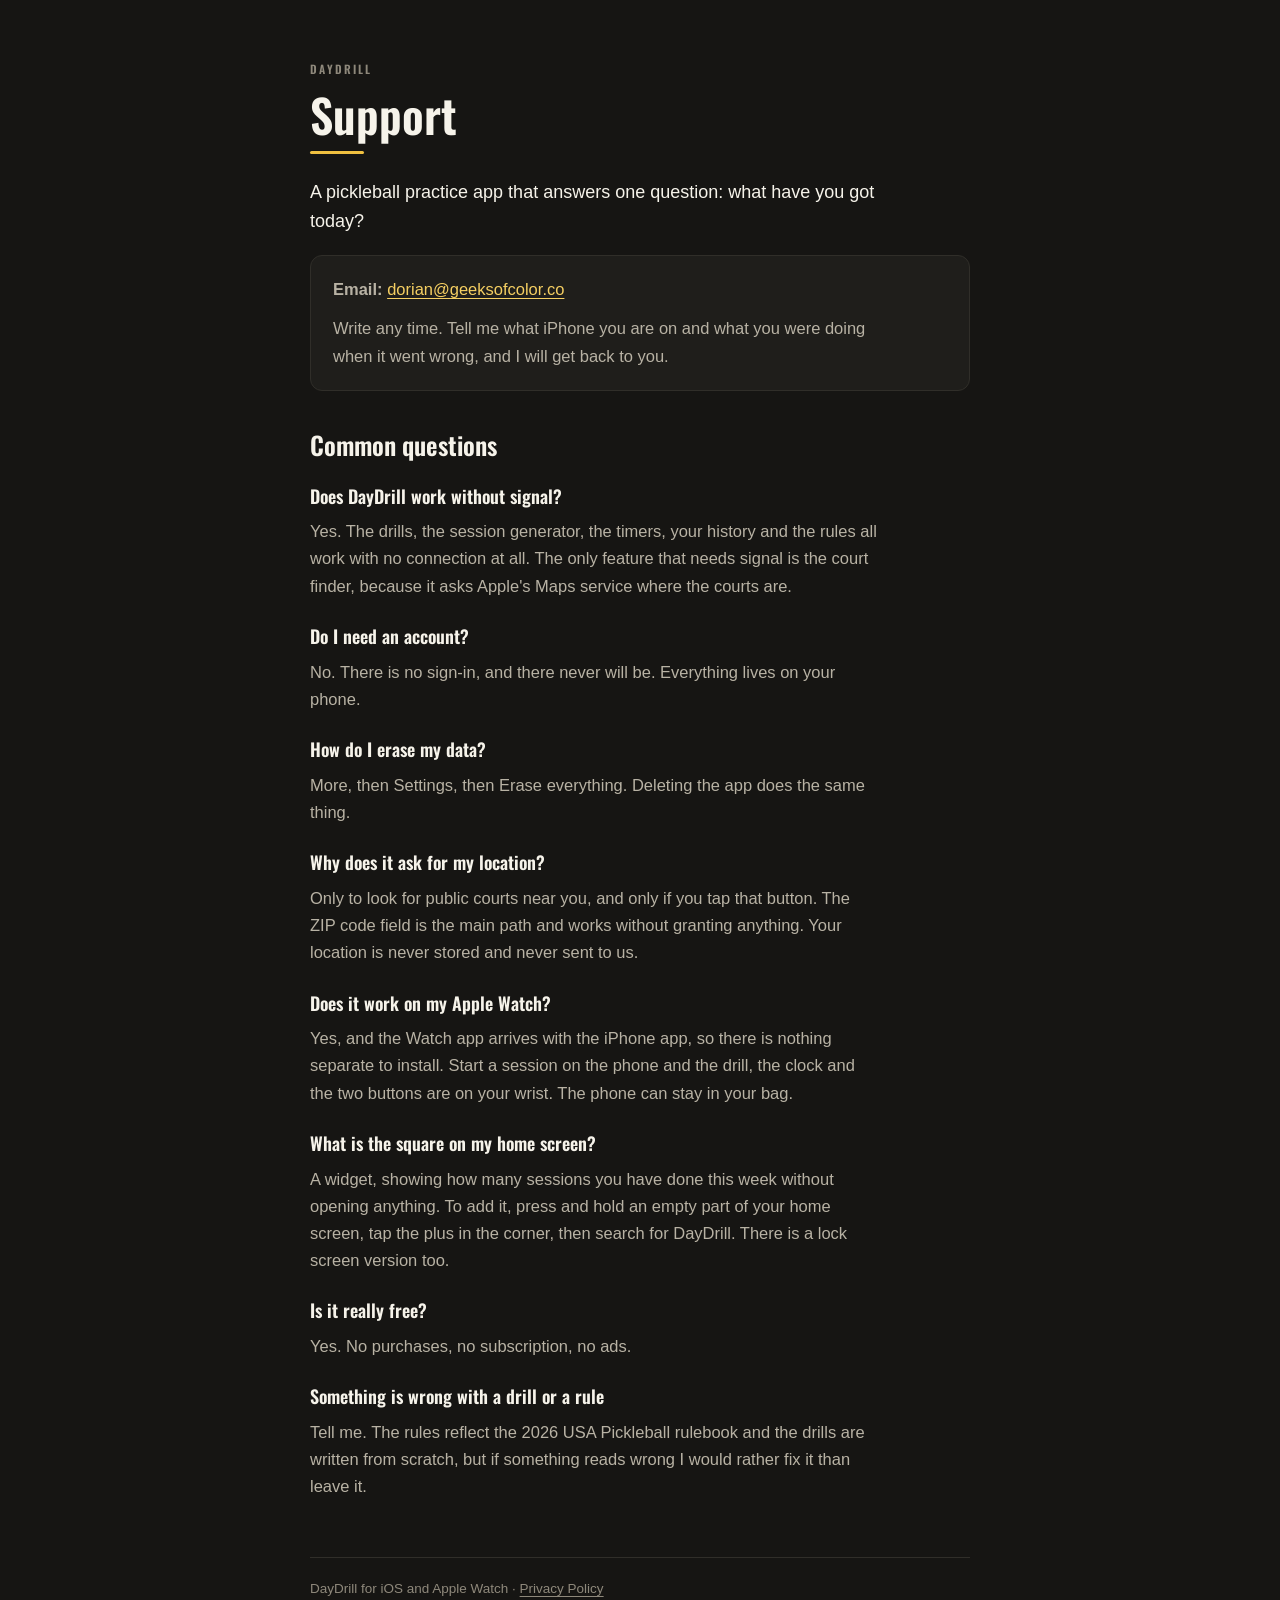
<file: index.html>
<!doctype html>
<html lang="en">
<head>
<meta charset="utf-8">
<meta name="viewport" content="width=device-width, initial-scale=1">
<title>DayDrill — Support</title>
<meta name="description" content="Help and contact for DayDrill, the pickleball practice app.">
<link rel="preconnect" href="https://fonts.googleapis.com">
<link rel="preconnect" href="https://fonts.gstatic.com" crossorigin>
<link rel="stylesheet" href="https://fonts.googleapis.com/css2?family=Oswald:wght@600&display=swap">
<link rel="stylesheet" href="_style.css">
</head>
<body>
<div class="wrap">

<header>
  <span class="kicker">DayDrill</span>
  <h1>Support</h1>
  <div class="rule"></div>
  <p class="lead">A pickleball practice app that answers one question: what have you got today?</p>
</header>

<div class="card">
  <p><strong>Email:</strong> <a href="mailto:dorian@geeksofcolor.co">dorian@geeksofcolor.co</a></p>
  <p>Write any time. Tell me what iPhone you are on and what you were doing when it went wrong, and I will get back to you.</p>
</div>

<h2>Common questions</h2>

<h2 style="font-size:18px;margin-top:26px">Does DayDrill work without signal?</h2>
<p>Yes. The drills, the session generator, the timers, your history and the rules all work with no connection at all. The only feature that needs signal is the court finder, because it asks Apple's Maps service where the courts are.</p>

<h2 style="font-size:18px;margin-top:26px">Do I need an account?</h2>
<p>No. There is no sign-in, and there never will be. Everything lives on your phone.</p>

<h2 style="font-size:18px;margin-top:26px">How do I erase my data?</h2>
<p>More, then Settings, then Erase everything. Deleting the app does the same thing.</p>

<h2 style="font-size:18px;margin-top:26px">Why does it ask for my location?</h2>
<p>Only to look for public courts near you, and only if you tap that button. The ZIP code field is the main path and works without granting anything. Your location is never stored and never sent to us.</p>

<h2 style="font-size:18px;margin-top:26px">Does it work on my Apple Watch?</h2>
<p>Yes, and the Watch app arrives with the iPhone app, so there is nothing separate to install. Start a session on the phone and the drill, the clock and the two buttons are on your wrist. The phone can stay in your bag.</p>

<h2 style="font-size:18px;margin-top:26px">What is the square on my home screen?</h2>
<p>A widget, showing how many sessions you have done this week without opening anything. To add it, press and hold an empty part of your home screen, tap the plus in the corner, then search for DayDrill. There is a lock screen version too.</p>

<h2 style="font-size:18px;margin-top:26px">Is it really free?</h2>
<p>Yes. No purchases, no subscription, no ads.</p>

<h2 style="font-size:18px;margin-top:26px">Something is wrong with a drill or a rule</h2>
<p>Tell me. The rules reflect the 2026 USA Pickleball rulebook and the drills are written from scratch, but if something reads wrong I would rather fix it than leave it.</p>

<footer>
  DayDrill for iOS and Apple Watch · <a href="privacy.html">Privacy Policy</a>
</footer>

</div>
</body>
</html>
</file>
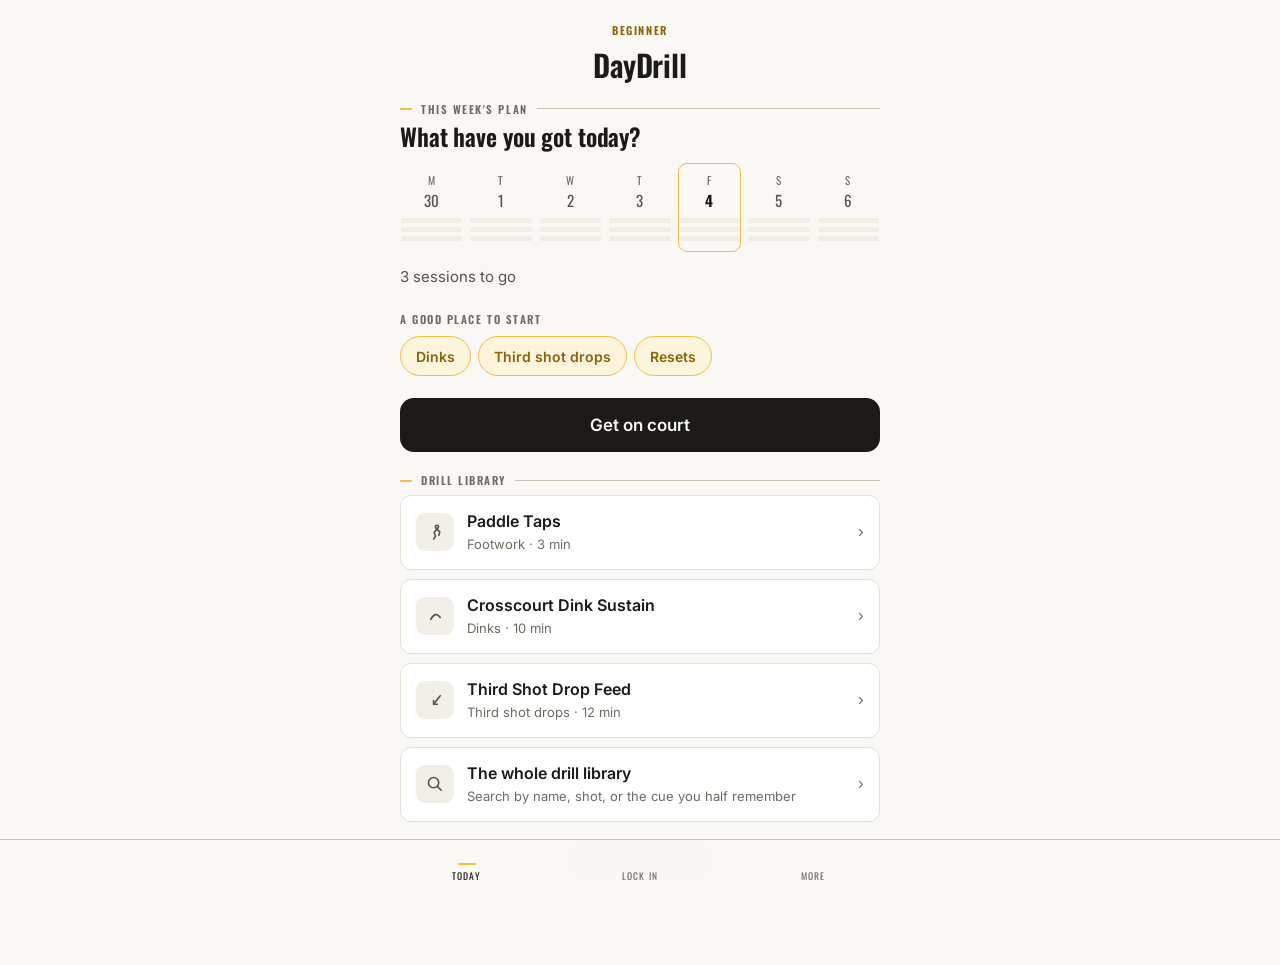
<file: play/index.html>
<!doctype html>
<html lang="en">
<head>
<meta charset="utf-8">
<meta name="viewport" content="width=device-width,initial-scale=1,viewport-fit=cover">
<meta name="description" content="DayDrill, a pickleball practice app, running in your browser.">
<meta name="apple-mobile-web-app-capable" content="yes">
<style>
  :root{padding-top:env(safe-area-inset-top,0px);padding-bottom:env(safe-area-inset-bottom,0px)}
  html{scroll-padding-top:env(safe-area-inset-top,0px)}
  body{margin:0}
  img{max-width:100%}
  [hidden]{display:none!important}
</style>
</head>
<body>
<title>DayDrill</title>
<link rel="preconnect" href="https://fonts.googleapis.com">
<link rel="preconnect" href="https://fonts.gstatic.com" crossorigin>
<link rel="stylesheet" href="https://fonts.googleapis.com/css2?family=Oswald:wght@500;600;700&family=Inter:wght@400;500;600;700&display=swap">
<style>
/* The court pack, lifted from Sources/Models/Palette.swift. Every pair here is
   checked by the app's ContrastTests against WCAG AA, which is the reason to
   trust it. Light on :root, dark redefined in both guarded blocks. */
:root{
  --bg:#FAF8F4; --surface:#FFFFFF; --sunk:#F2EFE8; --band:#F0EDE5;
  --ink:#1B1A17; --ink2:#57534A; --ink3:#6F6B62;
  --line:#E6E1D6; --line2:#D5CFC0; --courtline:#C9C2B2;
  --gold:#F0C040; --on-gold:#1B1A17; --gold-ink:#8A6207; --gold-wash:#FDF4DC;
  --green:#2F7D5F;
  --shadow:0 1px 2px rgba(27,26,23,.06), 0 6px 18px rgba(27,26,23,.05);
  --r-card:14px; --r-row:11px;
  --display:"Oswald","Haettenschweiler","Arial Narrow",sans-serif;
  --body:"Inter",-apple-system,BlinkMacSystemFont,"Segoe UI",system-ui,sans-serif;
  --tab-h:60px;
}
@media (prefers-color-scheme:dark){
  :root:not([data-theme="light"]){
    --bg:#161513; --surface:#1F1E1B; --sunk:#121110; --band:#232220;
    --ink:#F6F3EA; --ink2:#B8B2A4; --ink3:#8E887B;
    --line:#302E29; --line2:#413E37; --courtline:#4A463D;
    --gold:#F0C040; --on-gold:#1B1A17; --gold-ink:#F5CF62; --gold-wash:#2B2312;
    --green:#5FBF95;
    --shadow:0 1px 2px rgba(0,0,0,.4), 0 8px 22px rgba(0,0,0,.34);
  }
}
:root[data-theme="dark"]{
  --bg:#161513; --surface:#1F1E1B; --sunk:#121110; --band:#232220;
  --ink:#F6F3EA; --ink2:#B8B2A4; --ink3:#8E887B;
  --line:#302E29; --line2:#413E37; --courtline:#4A463D;
  --gold:#F0C040; --on-gold:#1B1A17; --gold-ink:#F5CF62; --gold-wash:#2B2312;
  --green:#5FBF95;
  --shadow:0 1px 2px rgba(0,0,0,.4), 0 8px 22px rgba(0,0,0,.34);
}

html,body{height:100%}
body{
  margin:0; background:var(--bg); color:var(--ink);
  font-family:var(--body); font-size:15px; line-height:1.5;
  -webkit-font-smoothing:antialiased;
}
*{box-sizing:border-box}
button{font:inherit;color:inherit;background:none;border:0;cursor:pointer}
:focus-visible{outline:2px solid var(--gold);outline-offset:2px;border-radius:6px}

#app{max-width:520px;margin:0 auto;min-height:100%;display:flex;flex-direction:column}
#screen{flex:1;padding:0 20px;padding-bottom:calc(var(--tab-h) + 28px)}

/* ---- type ---- */
.display{font-family:var(--display);font-weight:600;letter-spacing:-.005em;line-height:1.1;margin:0}
.d-xl{font-size:30px} .d-lg{font-size:24px} .d-md{font-size:20px}
.kicker{font-family:var(--display);font-weight:600;font-size:11px;letter-spacing:.14em;
  text-transform:uppercase;color:var(--ink3);margin:0}
.kicker.gold{color:var(--gold-ink)}
p{margin:0}
.body2{color:var(--ink2)} .body3{color:var(--ink3);font-size:13.5px}

/* ---- court rule: a section starts with a line across the court ---- */
.rule{display:flex;align-items:center;gap:9px;padding-top:20px;padding-bottom:6px}
.rule .tick{width:12px;height:2px;background:var(--gold);flex:0 0 auto;border-radius:1px}
.rule .line{flex:1;height:1px;background:var(--courtline)}

/* ---- surfaces ---- */
.card{background:var(--surface);border:1px solid var(--line);border-radius:var(--r-card);
  box-shadow:var(--shadow);padding:16px}
.row{background:var(--surface);border:1px solid var(--line);border-radius:var(--r-row);
  padding:13px 15px;display:flex;align-items:center;gap:13px;width:100%;text-align:left}
.row .grow{flex:1;min-width:0}
.row .t{font-weight:600;font-size:16px}
.row .m{font-size:13px;color:var(--ink3)}
.row .chev{color:var(--ink3);flex:0 0 auto;font-size:15px}
.tile{background:var(--sunk);border-radius:9px;width:38px;height:38px;flex:0 0 auto;
  display:grid;place-items:center;color:var(--ink2)}
.stack{display:flex;flex-direction:column;gap:9px}

/* ---- buttons ---- */
.primary{width:100%;min-height:54px;border-radius:var(--r-card);background:var(--ink);
  color:var(--bg);font-weight:600;font-size:17px;display:grid;place-items:center;
  transition:transform .12s ease}
.primary:active{transform:scale(.978)}
.ghost{width:100%;min-height:48px;border-radius:var(--r-row);border:1px solid var(--line2);
  color:var(--ink2);font-weight:600;font-size:15px;display:grid;place-items:center}
.markbtn{flex:1;min-height:52px;border-radius:var(--r-row);border:1px solid var(--line2);
  font-weight:600;font-size:15px;display:grid;place-items:center;transition:transform .12s ease}
.markbtn:active{transform:scale(.97)}
.markbtn[aria-pressed="true"]{background:var(--gold-wash);border-color:var(--gold);color:var(--gold-ink)}

/* ---- cue + notes ---- */
.cue{display:flex;gap:9px;align-items:flex-start;background:var(--gold-wash);
  border:1px solid color-mix(in srgb,var(--gold) 55%,transparent);
  border-radius:10px;padding:12px;color:var(--gold-ink);font-weight:500;font-size:14.5px}
.smaller{background:var(--surface);border:1px solid var(--line);border-radius:var(--r-row);padding:15px}

/* ---- week strip ---- */
.week{display:grid;grid-template-columns:repeat(7,1fr);gap:6px}
.day{text-align:center;padding:8px 0 10px;border-radius:9px;border:1px solid transparent}
.day.today{border-color:var(--gold)}
.day .dn{font-family:var(--display);font-size:11px;letter-spacing:.1em;color:var(--ink3)}
.day .dd{font-family:var(--display);font-size:15px;color:var(--ink2);font-variant-numeric:tabular-nums}
.day.today .dd{color:var(--ink);font-weight:700}
.bars{display:flex;flex-direction:column;gap:4px;margin-top:7px}
.bars i{height:5px;border-radius:2px;background:var(--band);display:block}
.bars i.on{background:var(--gold)}

/* ---- chips ---- */
.chips{display:flex;flex-wrap:wrap;gap:7px}
.chip{border:1px solid var(--line2);border-radius:999px;padding:0 15px;min-height:40px;
  display:inline-flex;align-items:center;font-size:14px;color:var(--ink2);font-weight:500}
.chip.gold{border-color:var(--gold);color:var(--gold-ink);background:var(--gold-wash);font-weight:600}
.chip.on{background:var(--ink);color:var(--bg);border-color:var(--ink)}

/* ---- session runner ---- */
.clock{font-family:var(--display);font-size:64px;font-weight:600;text-align:center;
  font-variant-numeric:tabular-nums;letter-spacing:.01em;line-height:1}
.clock.done{color:var(--gold-ink)}
.progress{display:flex;gap:5px}
.progress i{flex:1;height:3px;border-radius:2px;background:var(--band)}
.progress i.on{background:var(--gold)}
.court{aspect-ratio:1/.82;width:100%;background:var(--sunk);border-radius:12px;
  border:1px solid var(--line);display:grid;place-items:center;overflow:hidden}
.court svg{width:100%;height:100%;display:block}
.countbox{min-width:78px;min-height:48px;border-radius:9px;border:1px solid var(--line2);
  background:transparent;color:var(--ink);text-align:right;padding:0 13px;font-size:17px;
  font-weight:600;font-variant-numeric:tabular-nums;font-family:var(--body)}

/* ---- stats ---- */
.stats{display:grid;grid-template-columns:repeat(3,1fr);gap:9px}
.stat{background:var(--surface);border:1px solid var(--line);border-radius:var(--r-card);
  padding:14px 6px;text-align:center;box-shadow:var(--shadow)}
.stat .v{font-family:var(--display);font-size:26px;font-weight:600;font-variant-numeric:tabular-nums}
.stat .l{font-family:var(--display);font-size:10px;letter-spacing:.12em;text-transform:uppercase;color:var(--ink3);margin-top:3px}

/* ---- tab bar ---- */
.tabbar{position:fixed;left:0;right:0;bottom:0;z-index:20;
  background:color-mix(in srgb,var(--bg) 88%,transparent);
  backdrop-filter:blur(14px);-webkit-backdrop-filter:blur(14px);
  border-top:1px solid var(--courtline);
  padding-bottom:env(safe-area-inset-bottom,0px)}
.tabbar .inner{max-width:520px;margin:0 auto;display:grid;grid-template-columns:repeat(3,1fr)}
.tab{min-height:var(--tab-h);display:flex;flex-direction:column;align-items:center;
  justify-content:center;gap:4px;padding-top:8px;color:var(--ink3)}
.tab .mark{width:18px;height:2px;border-radius:1px;background:transparent}
.tab[aria-current="page"]{color:var(--ink)}
.tab[aria-current="page"] .mark{background:var(--gold)}
.tab .tl{font-family:var(--display);font-size:9.5px;letter-spacing:.12em;text-transform:uppercase}

.back{display:inline-flex;align-items:center;gap:7px;min-height:44px;color:var(--ink2);
  font-weight:600;font-size:15px;margin-left:-4px}
.head{padding-top:22px}
.mt{margin-top:14px} .mt-s{margin-top:9px} .mt-l{margin-top:22px}
.center{text-align:center}
.foot{font-family:var(--display);font-size:10px;letter-spacing:.16em;text-transform:uppercase;
  color:var(--ink3);text-align:center;padding:30px 0 10px;opacity:.75}
@media (prefers-reduced-motion:reduce){*{animation:none!important;transition:none!important}}
</style>

<div id="app">
  <main id="screen"></main>
  <nav class="tabbar">
    <div class="inner" id="tabs"></div>
  </nav>
</div>

<script>
const DRILLS = [{"id":"solo-paddle-taps","name":"Paddle Taps","shot":"footwork","level":"beginner","modes":["solo","wall","partner","machine"],"slots":["warmup"],"minutes":3,"setup":"Anywhere. One ball, one paddle.","how":"Bounce the ball off your paddle face, waist high, and keep it going. Switch to the backhand face every ten taps. Then alternate faces every single tap.","success":"Fifty taps without losing it, on both faces.","criterion":"streak","cue":"Soft hands. Let the paddle give a little on contact.","easier":"Sit down and tap at knee height. Sitting takes the balance out of it and leaves the hands, which is the part this drill is for. Ten in a row on one face is a rep."},{"id":"solo-shadow-dink","name":"Shadow Dink Ladder","shot":"dink","level":"beginner","modes":["solo"],"slots":["warmup","main"],"minutes":6,"setup":"At the kitchen line, no ball needed.","how":"Shadow the dink motion: step, bend at the knees, push the paddle forward and up. Ten forehands, ten backhands, then alternate. Reset your feet between every rep instead of standing still and swinging.","success":"Your paddle finishes above your wrist every single rep, and your knees do the work instead of your back.","criterion":"judged","cue":"Bend down to the ball. Do not reach down for it.","easier":"Bend an inch instead of six, or shadow the whole thing seated. The paddle path is the drill. The depth of the knee bend never was.","inAChair":"Shadow it from the chair at the kitchen line: lean in from the hips, paddle forward and up, then settle back square to the net between reps. You reset the chair the way a standing player resets their feet.","fromTennis":"Tennis lets you reach down for a low ball. This one is too low and too soft for that. Bend your knees to it instead."},{"id":"solo-split-step","name":"Split-Step Reset","shot":"reset","level":"beginner","modes":["solo"],"slots":["warmup","main"],"minutes":5,"setup":"Baseline to kitchen, nothing needed but space.","how":"Move forward three steps, split-step, and hold a low balanced ready position for two full seconds. Walk back and repeat. Twelve times.","success":"You land the split-step balanced, paddle already up, without a wobble.","criterion":"judged","cue":"The split-step happens as your opponent hits, not after.","easier":"Walk the three steps instead of moving through them, and make the split-step a small shift of weight rather than a hop. Hold a fence for the two seconds if balance is the hard part.","inAChair":"Push forward two or three strokes, then stop square to the net with the paddle up and hold it for two seconds. The ready position is the drill. The hop is only how a standing player gets there."},{"id":"solo-serve-ladder","name":"Serve Target Ladder","shot":"serve","level":"beginner","modes":["solo"],"slots":["main"],"minutes":10,"setup":"Baseline with a bag of balls. Put a towel or a cone deep in each service box.","how":"Ten serves at the deep left target, ten at the deep right, then alternate ten and ten. Same toss, same motion, every time. Do not chase the ball between reps.","success":"Seven of ten land in the back third of the box.","criterion":"counted","cue":"Contact below the waist, paddle head below the wrist. Depth beats power.","easier":"Use the drop serve and stand a step inside the baseline. Five at each target instead of ten, and put the bag somewhere you do not have to bend for it."},{"id":"solo-drop-self-feed","name":"Self-Feed Drop","shot":"drop","level":"intermediate","modes":["solo"],"slots":["main"],"minutes":10,"setup":"Stand mid-court with a bag of balls. Target the kitchen on the far side.","how":"Drop the ball to yourself, let it bounce, and lift a soft arc that lands in the far kitchen. Fifteen from the middle, fifteen from each sideline.","success":"The ball peaks on your side of the net and lands in the kitchen. If it peaks over the net, it is too flat.","criterion":"judged","cue":"Lift, do not push. The arc is the shot.","easier":"Feed from a few steps closer to the net than mid-court, so the ball has less far to travel. A shorter ball is the same shot with less shoulder in it. Ten from the middle, and save the sideline reps for another day."},{"id":"solo-kitchen-shuffle","name":"Kitchen Line Shuffle","shot":"footwork","level":"beginner","modes":["solo"],"slots":["warmup","finisher"],"minutes":5,"setup":"Along the kitchen line, paddle up.","how":"Side shuffle from sideline to sideline staying square to the net, paddle in ready position the whole way. Six lengths. Never cross your feet.","success":"Six lengths without your paddle dropping below chest height.","criterion":"streak","cue":"Stay low the whole way. No bobbing up and down.","easier":"Shuffle half the width, or step sideways instead of shuffling. Two lengths is a rep. The paddle stays up either way, and that is the half of this that matters.","inAChair":"Push along the kitchen line from sideline to sideline, square to the net, paddle up the whole way. Short pushes beat long ones: the gap between pushes is where the paddle drops.","fromTennis":"Tennis teaches a crossover step to cover ground. At the kitchen it turns you sideways to the net. Stay square and shuffle."},{"id":"solo-transition-walk","name":"Transition Zone Walk-Through","shot":"reset","level":"intermediate","modes":["solo"],"slots":["main"],"minutes":6,"setup":"Baseline, moving forward through the transition zone.","how":"Take two steps in, split-step, shadow a low reset. Two more steps, split-step, shadow another. Repeat until you reach the kitchen line. Walk back and go again, eight times.","success":"You never take a shot while your feet are still moving.","criterion":"judged","cue":"Stop, then hit. Moving feet make floating resets.","easier":"Three stops instead of five, and shadow the reset standing still. If your knees object to the split-step, let it be a small shift of weight rather than a hop. The rule this drill is really teaching \u2014 never hit while your feet are still moving \u2014 survives either way.","inAChair":"Two pushes in, stop square, shadow a low reset. Repeat until you reach the kitchen line, and stop with your large rear wheels behind it. That is the habit the rules will ask of you on every volley."},{"id":"solo-overhead-turns","name":"Overhead Shadow Turns","shot":"overhead","level":"intermediate","modes":["solo"],"slots":["main"],"minutes":5,"setup":"Mid-court, no ball.","how":"From ready position, turn sideways, shuffle back three steps with your paddle up, and shadow the overhead. Reset to the kitchen line. Ten reps.","success":"You get back with side shuffles, never backpedaling flat-footed.","criterion":"judged","cue":"Turn first, then move. Never run backwards facing the net.","easier":"Turn and take one step back instead of three, or do the turn and the shadow without moving your feet at all. Never backpedal to make the count.","inAChair":"Turn the chair, push back two strokes with the paddle up, shadow the overhead, then recover square to the net. In a game you may let a lob take a second bounce, so this is about the turn, not the chase."},{"id":"wall-dink-repeats","name":"Wall Dink Repeats","shot":"dink","level":"beginner","modes":["wall"],"slots":["warmup","main"],"minutes":8,"setup":"Stand eight feet from the wall. Tape a line at net height if you can. No tape? Aim at a mortar line or a painted mark about 34 inches up, the height of the net in the middle.","how":"Soft dinks into the wall just above the line, letting each one bounce once before you hit again. Thirty forehands, thirty backhands, then thirty alternating.","success":"Thirty in a row on each side without the ball getting above your chest.","criterion":"streak","cue":"Contact out in front of your body, not beside your hip.","easier":"Stand at six feet and let the ball bounce twice before you hit it again. Ten a side is a rep.","fromTennis":"A tennis rally stays alive by hitting through the ball. This one stays alive by taking pace off it. Almost no backswing."},{"id":"wall-volley-rapid","name":"Volley Rapid Fire","shot":"volley","level":"beginner","modes":["wall"],"slots":["main"],"minutes":6,"setup":"Stand four feet from the wall, paddle up.","how":"Volley into the wall without letting the ball bounce. Go thirty seconds on, thirty seconds rest, six rounds. Count your best streak.","success":"A streak of twenty-five or more with no bounce.","criterion":"streak","cue":"Punch, do not swing. The paddle barely moves.","easier":"Step back to six feet and allow one bounce. Fifteen seconds on, a full minute off.","fromTennis":"A tennis volley has a step and a punch. At four feet there is room for neither. Paddle out front, and block."},{"id":"wall-alternating","name":"Alternating Face Volleys","shot":"volley","level":"intermediate","modes":["wall"],"slots":["main"],"minutes":6,"setup":"Five feet from the wall.","how":"Volley continuously, switching forehand and backhand every single ball. No bounces. Four rounds of forty-five seconds.","success":"Forty consecutive alternating volleys.","criterion":"streak","cue":"Turn the paddle, not your shoulders.","easier":"Allow a bounce between every ball and switch faces on your own time rather than the wall's. Twenty is a good number."},{"id":"wall-drop-below-line","name":"Drop Below the Line","shot":"drop","level":"intermediate","modes":["wall"],"slots":["main"],"minutes":8,"setup":"Fifteen feet back. Tape a line at net height on the wall. No tape? Aim at a mortar line or a painted mark about 34 inches up, the height of the net in the middle.","how":"Feed yourself a bounce and hit a soft arc that strikes the wall below the tape. Twenty reps, then step back three feet and do twenty more.","success":"Fifteen of twenty under the line from the back position.","criterion":"counted","cue":"If it hits above the tape, your paddle face was too closed.","easier":"Start at ten feet and stay there. Ten reps. The arc is the drill; the distance is only difficulty.","inAChair":"Same arc from the chair. When the drill says step back three feet, push back two strokes and stop square before you feed.","fromTennis":"Coming from tennis, this ball wants to be driven. The drop is the opposite shot: lift it, and let it die in the kitchen."},{"id":"wall-reset-pressure","name":"Reset Under Pressure","shot":"reset","level":"advanced","modes":["wall"],"slots":["main"],"minutes":8,"setup":"Six feet from the wall, tape line at net height. No tape? Aim at a mortar line or a painted mark about 34 inches up, the height of the net in the middle.","how":"Drive one ball hard into the wall, then reset the rebound softly below the line. Drive, reset, drive, reset. Twenty pairs.","success":"Fifteen of twenty resets land below the line without popping up.","criterion":"counted","cue":"Loosen your grip the instant you switch from drive to reset.","easier":"Make the drive a firm push rather than a hit, and let the rebound bounce before you reset it. Ten pairs.","fromTennis":"A tennis block sends the pace back. A reset takes it out. Soften your grip at contact and let the paddle give."},{"id":"wall-speedup-reaction","name":"Speed-Up Reaction","shot":"speedUp","level":"advanced","modes":["wall"],"slots":["main","finisher"],"minutes":6,"setup":"Five feet from the wall.","how":"Dink softly into the wall three or four times, then without warning speed one up and try to handle the fast rebound. Repeat for four rounds of ninety seconds.","success":"You block the rebound back under control more often than you miss it.","criterion":"judged","cue":"Speed up off a ball that is above net height. Never off a low one.","easier":"Stand at seven feet so the rebound takes longer to arrive, and let it bounce. Two rounds of a minute."},{"id":"wall-serve-return-rhythm","name":"Return Rhythm","shot":"returnOfServe","level":"intermediate","modes":["wall"],"slots":["warmup","main"],"minutes":6,"setup":"Twenty feet from the wall.","how":"Hit a deep firm ball into the wall, let it bounce, and drive the return back deep. Split-step before every return. Twenty-five reps.","success":"You split-step before all twenty-five. Miss the split, the rep does not count.","criterion":"streak","cue":"Return deep and get to the kitchen. The return is a delivery, not a winner.","easier":"Move in to twelve feet and make the split-step a shift of weight. Twelve reps. The split still counts when your feet never leave the ground.","inAChair":"Make the split-step a small recovery push that leaves you square to the wall. Practise taking the return on the second bounce as well, because that is legal for you in a game."},{"id":"partner-dink-crosscourt","name":"Crosscourt Dink Sustain","shot":"dink","level":"beginner","modes":["partner"],"slots":["warmup","main"],"minutes":10,"setup":"Both at the kitchen line, diagonally across from each other.","how":"Sustain crosscourt dinks. No winners, no speed-ups. Count the rally out loud together and try to beat your best.","success":"A rally of fifty. Then switch diagonals and do it again.","criterion":"streak","cue":"Aim at their feet, not the sideline.","easier":"Both of you take a step back off the line so nobody has to get as low, and count to twenty. A rally you finish beats a rally you quit.","fromTennis":"Tennis trains you to end the point. This drill trains you not to lose it. Every dink should be one they cannot attack."},{"id":"partner-third-shot-feed","name":"Third Shot Drop Feed","shot":"drop","level":"intermediate","modes":["partner"],"slots":["main"],"minutes":12,"setup":"You at the baseline, partner at the kitchen line with a bag of balls.","how":"Partner feeds a deep ball. You hit a third shot drop into the kitchen, then move in to the transition zone. Twenty reps, then swap.","success":"Fourteen of twenty land in the kitchen and you move forward on every single one.","criterion":"counted","cue":"The drop and the step forward are one motion. Do not admire the shot.","easier":"Take the feed from mid-court instead of the baseline and walk the two steps forward. Ten reps.","inAChair":"Hit the drop, then push in to the transition zone and stop square. If the feed comes deep, the second bounce is legal for you and is often the better ball.","fromTennis":"The drive will feel like home. This drill exists to build the other shot."},{"id":"partner-drive-drop-ladder","name":"Drive and Drop Ladder","shot":"drive","level":"intermediate","modes":["partner"],"slots":["main"],"minutes":10,"setup":"You at the baseline, partner at the kitchen.","how":"Partner feeds. You alternate: drive, then drop, then drive, then drop. Partner blocks everything back. Twenty-four balls, then swap.","success":"Your partner cannot tell which one is coming from your setup.","criterion":"judged","cue":"Same shoulder turn for both. The difference is paddle speed, not body language.","easier":"Twelve balls, and let your partner tell you which one is coming. Disguise is the advanced half. The two shots are the drill."},{"id":"partner-speedup-trigger","name":"Speed-Up Trigger","shot":"speedUp","level":"advanced","modes":["partner"],"slots":["main"],"minutes":10,"setup":"Both at the kitchen line.","how":"Dink crosscourt. Either player may speed up, but only off a ball above net height. Play the point out after the speed-up. First to eleven.","success":"Every speed-up you attempt came off a genuinely high ball. Attacking a low one is a lost point even if you win it.","criterion":"judged","cue":"Attackable means above the net. Not almost.","easier":"Play to five, and stop the point the moment the speed-up lands instead of playing it out. What is being trained is what you choose to attack, not what happens next."},{"id":"partner-serve-return-deep","name":"Serve and Return Deep","shot":"serve","level":"beginner","modes":["partner"],"slots":["warmup","main"],"minutes":8,"setup":"Both at your own baselines. Cones or towels in the back third of each service box.","how":"Serve deep, partner returns deep and runs to the kitchen. No point is played. Ten serves each, then switch sides.","success":"Eight of ten serves and eight of ten returns land past the midline of the box.","criterion":"counted","cue":"Deep and safe beats fast and out. Every time.","easier":"Use the drop serve, and walk to the kitchen rather than running. Five serves each. Nobody is timing the walk.","inAChair":"Return deep, then push up to the kitchen line and stop with your large rear wheels behind it. Nobody is timing the push."},{"id":"partner-two-up-two-back","name":"Transition Battle","shot":"reset","level":"intermediate","modes":["partner"],"slots":["main"],"minutes":10,"setup":"You at the baseline, partner at the kitchen line.","how":"Partner drives at you. You reset softly into the kitchen and take two steps forward. They drive again. Keep resetting until you reach the kitchen line, then restart. Six trips.","success":"You reach the kitchen line on four of six trips without popping one up.","criterion":"counted","cue":"Soft hands, low paddle, feet stopped at contact.","easier":"Ask for gentler drives and take one step forward per reset instead of two. Three trips.","inAChair":"Reset, then two pushes forward instead of two steps. Stop square before the next drive arrives: a chair still rolling is the same fault as feet still moving."},{"id":"partner-volley-battle","name":"Kitchen Volley Battle","shot":"volley","level":"intermediate","modes":["partner"],"slots":["main","finisher"],"minutes":8,"setup":"Both at the kitchen line, standing straight across.","how":"Fast hands exchange, no bounces allowed, both paddles up. Play to seven. Best of five games.","success":"You keep your paddle in front of your body the whole exchange.","criterion":"judged","cue":"Do not swing. Block and redirect.","easier":"Both of you back up a step and allow one bounce. Play to four. Keeping the paddle in front of you is the whole point and it survives the slower version.","inAChair":"Keep both large rear wheels behind the kitchen line on every volley. Your front wheels and rear stabilizers may cross it. The big wheels may not, even carried over by the follow-through after the point is dead.","fromTennis":"Keep the swing shorter than any tennis volley you have hit. Fourteen feet apart, the backswing is the whole reason you are late."},{"id":"partner-lob-recover","name":"Lob and Recover","shot":"lob","level":"intermediate","modes":["partner"],"slots":["main"],"minutes":8,"setup":"You at the kitchen line, partner across.","how":"Partner lobs over your head. You turn, shuffle back, and hit an overhead or a high defensive return, then recover to the line. Twelve reps, then swap.","success":"You get back and recover to the kitchen line on ten of twelve.","criterion":"counted","cue":"Turn and shuffle. Never backpedal.","easier":"Have them lob short enough that one step back reaches it, and let it bounce. Six reps. Never backpedal for a ball.","inAChair":"Turn and push back, and let the lob take its second bounce when that gives you the better ball. That is your rule, not a shortcut. Then push back up to the kitchen line."},{"id":"partner-skinny-singles","name":"Skinny Singles","shot":"footwork","level":"intermediate","modes":["partner"],"slots":["finisher"],"minutes":12,"setup":"Play in half the court, either straight ahead or crosscourt.","how":"Full points, regular scoring, but only half the court is in play. First to eleven, win by two.","success":"You finish the game. The score does not matter.","criterion":"judged","cue":"Half court punishes lazy footwork. That is the point.","easier":"Play to five, and let both of you take a second bounce on every ball. The extra moment to get there is the whole change, and the game still works exactly the same way.","inAChair":"You take two bounces and a standing partner takes one. That is how the rules run a game between the two of you, so play it exactly as written."},{"id":"partner-half-court-dink-game","name":"Half-Court Dink Game","shot":"dink","level":"intermediate","modes":["partner"],"slots":["finisher"],"minutes":10,"setup":"Both at the kitchen, crosscourt half only.","how":"Dink rally, points are live, but any ball that lands past the kitchen loses the point. First to seven.","success":"You finish the game without a single ball sailing deep.","criterion":"judged","cue":"Patience wins this one. There is no fast way to score.","easier":"Play to four, standing a step off the kitchen line. A deep ball still loses the point, because that is the rule doing the teaching, not the distance."}];

const SHOT_TITLE = {dink:"Dinks",drop:"Third shot drops",drive:"Drives",serve:"Serves",
  returnOfServe:"Returns",volley:"Volleys",reset:"Resets",lob:"Lobs",speedUp:"Speed-ups",
  overhead:"Overheads",footwork:"Footwork"};
const MODE_TITLE = {solo:"Just me",wall:"Me and a wall",partner:"With a partner",machine:"With a machine"};
const SLOT_TITLE = {warmup:"Warm up",main:"Main work",finisher:"Finisher"};
const MET_LABEL  = {counted:"Hit the number",streak:"Held the streak",judged:"Nailed it"};
const COUNT_ASK  = {counted:"How many landed?",streak:"Best streak?",judged:null};
const LEVEL_RANK = {beginner:0,intermediate:1,advanced:2};

const PRESETS = [
  {id:"quarter", name:"Quarter hour", mode:"solo",    minutes:15, blurb:"Fifteen minutes, no ceremony. Warm up and one block."},
  {id:"wall",    name:"You and the wall", mode:"wall", minutes:20, blurb:"Hands, resets and dinks against the partner that never misses."},
  {id:"feet",    name:"Feet and serves", mode:"solo",  minutes:20, blurb:"Nobody needed. Footwork, split-steps, and serve targets."},
  {id:"soft",    name:"The soft game", mode:"partner", minutes:30, blurb:"With a partner. Dinks, drops and resets until the hands settle."},
  {id:"hour",    name:"The full hour", mode:"partner", minutes:60, blurb:"With a partner. Everything, ending on something game-like."},
];

const WARMUP = {
  why:"Falls are what puts pickleball players in an emergency room. Not hard shots, not bad ankles \u2014 falls, and by a distance: about two in three visits. Past sixty-five you are roughly three times more likely than a younger player to be the one who fell. A cold body balances worse and reacts slower, every time, at any age.",
  source:"Injury figures from NEISS emergency-department studies, 2013 to 2022.",
  scaling:"All of this still applies if you cannot do it the way it is written. It just gets smaller. Hold the fence for every balance rep. An inch of bend instead of six. Do the whole thing sitting down if standing through it is not where you are today. The goal was never how deep the lunge looks \u2014 it is whether your body got a heads-up before the first point.",
  parts:[
    {title:"Get warm", howLong:"1 to 2 minutes", blurb:"Before anything specific, raise your actual temperature.", moves:[
      {text:"March in place, or walk two brisk laps of the court. Jog it if your knees are happy to.",
       because:"Skip this and everything after it is happening on a cold body, which is the thing you came here to fix."}]},
    {title:"Open the joints", howLong:"3 to 5 minutes", blurb:"Every one of these is a small slow version of something you are about to do fast, unplanned, and under pressure.", moves:[
      {text:"Arm swings across your body, ten or so each side, then big shoulder rolls forward and backward.",
       because:"Your serving shoulder and your overhead reach, both getting notice before you ask them to work."},
      {text:"Leg swings front to back and side to side, holding onto something if you need to, then a few slow hip circles.",
       because:"Hips drive almost all of your side-to-side movement, more than your legs do. Watch anybody chase a wide ball: the hip opens first and the leg follows where it already pointed."},
      {text:"Side shuffles, then five gentle side lunges each direction.",
       because:"Not a stretch. A rehearsal of the exact movement you are about to make at the kitchen line for the next two hours."},
      {text:"Eight to ten partial squats, knees and hips together, only as deep as is completely comfortable.",
       because:"The one everybody skips because it looks like nothing. It wakes up the joints that absorb every step, stop and change of direction you are about to make."}]},
    {title:"Balance", howLong:"1 to 2 minutes", blurb:"If you only have time for one thing on this page, make it this one.", moves:[
      {text:"Single-leg stands, ten to fifteen seconds a side. Hold a fence or a chair. Two rounds.",
       because:"This trains proprioception \u2014 your sense of where your body is without looking. It fades quietly with age, and it is a large part of why a small stumble that used to correct itself sometimes does not any more."}]},
    {title:"And afterwards", howLong:"when you are done", blurb:"The part that changes order rather than disappearing.", moves:[
      {text:"Save the long held stretches \u2014 toe touches, holding your ankle behind you \u2014 for after you play, when the muscle is already warm.",
       because:"Holding a stretch for a minute or more right before you play takes a few per cent off your force for a while. It is a small effect and it washes out if you move afterwards, so this is about order, not a ban. Lead with movement, finish with the holds."}]},
  ]
};

const GRIP = {
  intro:"The way you hold the paddle decides your backhand, your soft game, and whether your wrist aches the next morning. Nobody tells you, because every other racket sport assumes you already know.",
  whichOne:"Start with continental or eastern. Coaches genuinely split on which a beginner should learn first, and either is fine: both let you hit a forehand and a backhand without changing your grip in the middle of a rally, and that is the part that matters.",
  styles:[
    {name:"Continental", anchor:"The hammer",
     how:"Pick the paddle up as if you were about to drive a nail, with its edge pointing forward.",
     goodFor:"Forehands and backhands without switching, and the soft game at the kitchen. The hardest grip to put topspin on."},
    {name:"Eastern", anchor:"Halfway between",
     how:"Start from the hammer and turn your hand a little way round behind the handle, until the paddle face lines up with your palm.",
     goodFor:"More power on the forehand than continental, without giving up the backhand. A very common grip, and many coaches start beginners here."},
    {name:"Western", anchor:"The frying pan",
     how:"Pick the paddle up flat off the ground, face to the sky, and wrap your hand around the handle.",
     goodFor:"Heavy topspin on the forehand.",
     watch:"The one to avoid starting with. It makes the backhand very hard, and it is the grip people fall into on their own, because picking a paddle up off the ground puts it in your hand this way."},
  ],
  pressure:"Hold it firm enough that the paddle does not twist when the ball hits it, and no firmer. Tighten a little for a drive or a serve, and loosen again the moment you are back in the soft game at the kitchen.",
  wrist:"If your wrist aches after you play, check how you are holding the paddle before you look at anything else.",
  source:"Drawn from pickleball coaching guides. Where they disagree, this says so."
};

/* The streak is weeks you hit your plan, not days in a row. The app's old day
   streak reset on any rest day, which paid people to play sore. Same rule as
   Array<SessionLog>.weekStreak in the app. */
const WEEK_TARGET = 3;
function weekStart(d){ const x = new Date(d); x.setHours(0,0,0,0); x.setDate(x.getDate() - ((x.getDay()+6)%7)); return x; }
function logTime(l){ return l.at || Date.parse(l.day); }
function sessionsIn(start){ const end = new Date(start); end.setDate(end.getDate()+7);
  return S.log.filter(l => { const t = logTime(l); return t >= start.getTime() && t < end.getTime(); }).length; }
function sessionsThisWeek(){ return sessionsIn(weekStart(new Date())); }
function weekStreak(){
  let wk = weekStart(new Date());
  let n = sessionsIn(wk) >= WEEK_TARGET ? 1 : 0;   // the open week counts once met, never breaks it
  for(let guard = 0; guard < 520; guard++){
    const prev = new Date(wk); prev.setDate(prev.getDate()-7);
    if(sessionsIn(prev) < WEEK_TARGET) break;
    n++; wk = prev;
  }
  return n;
}

/* Reading drills aloud. Off unless asked for, remembered per phone. */
const CAN_SPEAK = typeof window !== "undefined" && "speechSynthesis" in window;
function say(text){
  if(!CAN_SPEAK || !S.speak) return;
  try{ speechSynthesis.cancel(); const u = new SpeechSynthesisUtterance(text); u.rate = 0.92; speechSynthesis.speak(u); }catch(e){}
}
function hush(){ if(CAN_SPEAK) try{ speechSynthesis.cancel(); }catch(e){} }
function announce(){
  const p = S.plan; if(!p) return; const d = p.items[S.i].drill;
  say("Drill " + (S.i+1) + " of " + p.items.length + ". " + d.name + ". " + (d.minutes === 1 ? "one minute" : d.minutes + " minutes") + ".");
}

const RULES = {"edition":"Reflects the 2026 USA Pickleball rulebook","sections":[{"title":"The court","blurb":"Same size for singles and doubles.","items":[{"text":"20 feet wide, 44 feet long, lines included."},{"text":"The net is 36 inches high at the sidelines and 34 in the middle.","watch":"It sags on purpose. The middle is the lowest part of the net, which is why so much gets played down the centre."},{"text":"The non-volley zone runs 7 feet back from the net on both sides. Everyone calls it the kitchen."}]},{"title":"The serve","blurb":"One attempt. No second serve.","items":[{"text":"Serve diagonally, from behind the baseline, into the service court across from you."},{"text":"You get one attempt. There is no second serve."},{"text":"The serve has to clear the kitchen. A serve that lands in the kitchen is a fault, and so is one that lands on the kitchen line.","watch":"This is the one exception to \"on the line is in\". Every other line in the game is in."},{"text":"On a volley serve \u2014 hitting it out of the air \u2014 the paddle head must be below your wrist at contact, contact must be below your waist, and your arm has to be moving in one continuous upward arc."},{"text":"That upward arc has to be smooth. A hitch, a pause, or a second motion in the swing can be called a fault.","watch":"This got stricter in 2026. If your serve has a little stop in it, it used to pass and now it might not."},{"text":"Or use the drop serve: let the ball fall from your hand and hit it after the bounce. Nothing about height or wrist applies, which is why most people who get called for their serve switch to it."}]},{"title":"The two-bounce rule","blurb":"The rule that makes it pickleball.","items":[{"text":"The return of serve has to bounce first."},{"text":"The serving team's next shot has to bounce too."},{"text":"After those two bounces, anybody can volley.","watch":"This is why the third shot matters so much. You are stuck back there, and you have to hit one off the bounce before you are allowed to move up and volley."}]},{"title":"The kitchen","blurb":"It is not a place you cannot stand. It is a place you cannot volley.","items":[{"text":"You cannot volley \u2014 hit it out of the air \u2014 while any part of you is touching the kitchen or its line."},{"text":"If your momentum carries you into the kitchen after a volley, it is still a fault, even if the ball is long dead.","watch":"The most common way to lose a point at the line. You hit the volley from outside, then step in to recover. That is the fault."},{"text":"You are allowed to stand in the kitchen any time you like. You just cannot volley from there.","watch":"Step in, let it bounce, hit it, step back out. Perfectly legal, and it wins points."}]},{"title":"Scoring","blurb":"Only the serving side scores.","items":[{"text":"You only score when you are serving. Win a rally on the return and you get the serve, not a point."},{"text":"Games go to 11, win by 2. Tournaments sometimes play 15 or 21, same idea."},{"text":"In doubles you call three numbers before you serve: your score, their score, and whether you are the first or second server."},{"text":"Both partners serve before the ball goes over, except at the very start of the game \u2014 the first side only gets one server.","watch":"That is why the first score you ever call is 0-0-2. The starting team is already on its second server."},{"text":"Serve from the right when your score is even, from the left when it is odd. If you are on the wrong side, the score will tell you."}]},{"title":"Faults","blurb":"Any of these ends the rally.","items":[{"text":"The ball lands out, or goes into the net."},{"text":"You volley while touching the kitchen, or your momentum takes you in afterwards."},{"text":"You volley one of the first two shots, before both bounces have happened."},{"text":"The ball bounces twice on your side before you get to it."},{"text":"The ball hits you. Anywhere. That is your fault, not theirs.","watch":"A ball that was heading out is still your fault if it hits you first. Let the ones going long go."}]},{"title":"Line calls","blurb":"You call your own side.","items":[{"text":"A ball touching any line is in \u2014 except a serve touching the kitchen line, which is a fault."},{"text":"You call the balls on your side. Your opponents call theirs."},{"text":"If you are not sure, it is in. The benefit of the doubt goes to your opponent, always.","watch":"This is the actual rule, not just etiquette."}]},{"title":"Playing from a wheelchair","blurb":"One change to the bounce, one to the kitchen. Everything else is the same game, which is why it fits on any court.","items":[{"text":"A wheelchair player may let the ball bounce twice before returning it. A third bounce is a fault."},{"text":"The second bounce can land anywhere on the playing surface, including outside the court lines. Only the first bounce has to be in.","watch":"The playing surface is bigger than the court. A second bounce well past the baseline is still a live ball."},{"text":"On a volley, the front wheels and the rear stabilizing wheels may touch the kitchen at any time. It is a fault if a large rear wheel touches it.","watch":"This changed in 2026. Older guides say only the front wheels, which is no longer the rule."},{"text":"Momentum counts, exactly as it does for feet. If a large rear wheel carries into the kitchen after a volley, it is a fault even once the ball is dead."},{"text":"After a large rear wheel has been in the kitchen, both large rear wheels have to be fully back out before you may volley again."},{"text":"A wheelchair player can enter any event, with standing or wheelchair partners, and the wheelchair rules follow the player whoever they are playing with."},{"text":"Hybrid doubles is a format of its own: one wheelchair player and one standing player on each team.","watch":"In a mixed game the chair gets two bounces and the standing player gets one. Nobody is being given anything."}]}],"terms":[{"word":"Kitchen","meaning":"The 7-foot zone either side of the net. Properly the non-volley zone. Nobody calls it that."},{"word":"Dink","meaning":"A soft shot from around the kitchen that lands in their kitchen. The point of it is that they cannot attack it."},{"word":"Third shot drop","meaning":"The soft third shot that lands in the kitchen and buys you the time to walk to the line."},{"word":"Drive","meaning":"The hard, flat alternative to the drop. Lower percentage, but it makes them hit a tough volley."},{"word":"Reset","meaning":"Taking pace off a hard ball and dropping it into the kitchen, usually from the middle of the court while under pressure."},{"word":"Speed-up","meaning":"Deliberately attacking a dink, turning a soft exchange into a fast one."},{"word":"Transition zone","meaning":"The stretch between the baseline and the kitchen line. Also called no man's land, because standing still there is where points go to die."},{"word":"ATP","meaning":"Around the post. A ball wide enough that you can hit it around the outside of the net post instead of over the net. Completely legal, and it can travel below net height."},{"word":"Erne","meaning":"Jumping around the outside of the kitchen, or standing outside it, to volley a ball near the sideline before it crosses. Legal because you never touch the kitchen."},{"word":"Stacking","meaning":"Lining up so the same partner always ends up on the same side, whatever the score says."},{"word":"Poach","meaning":"Crossing in front of your partner to take a ball that was technically theirs."},{"word":"Lob","meaning":"A high ball over their heads, usually to push a team off the kitchen line."},{"word":"Overhead","meaning":"The smash you hit off a lob."},{"word":"Split-step","meaning":"The small hop that lands you balanced just as they strike the ball. It is what lets you move in either direction instead of being caught leaning."}]};

const GEAR = {
  intro:"Buy once, buy cheap, and replace it when you know what you want.",
  items:[
    {name:"A paddle", spend:"Around $60",
     text:"A beginner cannot feel the difference between a $50 paddle and a $250 one, and anyone who tells you otherwise is selling the $250 one. Around $60 buys a paddle you will not outgrow for a year. Below about $30 the face starts fighting you, which is the one place cheap actually costs you something."},
    {name:"Balls", spend:"A six-pack",
     text:"Buy outdoor balls if you play outdoors. That is the whole decision. Indoor and outdoor balls are genuinely different, and outdoor balls are harder with smaller holes. They crack eventually, and a cracked ball flies wrong long before it looks broken."},
    {name:"Court shoes", spend:"The one place worth real money",
     text:"Running shoes are built to roll forward and have almost no lateral support. Pickleball is side to side, on a hard surface, with sudden stops. This is an ankle question rather than a performance one. Any court shoe does the job, tennis or volleyball or squash, and it does not have to say pickleball on it."},
    {name:"Skip all of it for now", spend:"",
     text:"Bags, overgrips, nets, ball machines, sleeves, sunglasses. None of it makes you better this year. A machine is $700 and up, and this app was built on the assumption you do not have one."},
  ],
  free:"Public courts are free, and municipal rec departments often run beginner sessions with paddles you can borrow. Ask before you buy anything at all.",
  where:[
    {label:"Paddles under $50 on Amazon", href:"https://www.amazon.com/s?k=pickleball+paddle+under+50"},
    {label:"Two-paddle starter sets", href:"https://www.amazon.com/s?k=pickleball+paddle+set+2+players"},
    {label:"Outdoor balls, six-packs", href:"https://www.amazon.com/s?k=outdoor+pickleball+balls+6+pack"},
    {label:"Court shoes", href:"https://www.amazon.com/s?k=mens+tennis+court+shoes"},
    {label:"Last year's paddles on Facebook Marketplace", href:"https://www.facebook.com/marketplace/search?query=pickleball%20paddle"},
  ],
  note:"Price bands checked against the 2026 market."
};

const SAFETY = {
  before:[
    "DayDrill gives you drills to run on a court. It is not medical advice, and it does not know anything about your body.",
    "Talk to a doctor before starting if you have not been active in a while, or if you have an injury, a heart condition, or anything else that makes exercise a question rather than a given.",
    "Work at your own level, not the one the timer implies. If something hurts, stop. The streak is not worth a shoulder.",
  ],
  honest:"You play at your own risk. Nobody can supervise a court they cannot see, and by using DayDrill you accept that the risk of injury is yours.",
  privacy:"Everything you record here stays in this browser, on this device. There is no account and no server, and nothing is sent anywhere. The iPhone app works the same way, and its court search is the only part that ever touches the network."
};

/* ---------- state ---------- */
const S = {tab:"today", screen:{name:"today"}, level:"beginner", plan:null, i:0, timer:null, log:load(), speak:loadSpeak()};
function loadSpeak(){ try{ return localStorage.getItem("daydrill.speak") === "1"; }catch(e){ return false; } }
function saveSpeak(){ try{ localStorage.setItem("daydrill.speak", S.speak ? "1" : "0"); }catch(e){} }

function load(){ try{ return JSON.parse(localStorage.getItem("daydrill.log")||"[]"); }catch(e){ return []; } }
function save(){ try{ localStorage.setItem("daydrill.log", JSON.stringify(S.log)); }catch(e){} }

/* ---------- helpers ---------- */
const esc = s => String(s).replace(/[&<>"]/g, c => ({"&":"&amp;","<":"&lt;",">":"&gt;",'"':"&quot;"}[c]));
const el = (h) => { const d = document.createElement("div"); d.innerHTML = h.trim(); return d.firstElementChild; };
const face = s => Math.floor(s/60) + ":" + String(s%60).padStart(2,"0");
const chev = '<span class="chev" aria-hidden="true">\u203a</span>';

function rule(text){ return `<div class="rule"><span class="tick"></span><p class="kicker">${esc(text)}</p><span class="line"></span></div>`; }

/* A plan: one warm-up, main work to fill the budget, one finisher. The real
   app ranks on declared focus, neglect and recency; this keeps the shape and
   the slot structure and picks for variety. */
function buildPlan(preset){
  const pool = DRILLS.filter(d => d.modes.includes(preset.mode) && LEVEL_RANK[d.level] <= LEVEL_RANK[S.level]);
  const pick = (slot, budget, taken) => {
    const fits = pool.filter(d => d.slots.includes(slot) && !taken.has(d.id) && d.minutes <= budget);
    if(!fits.length) return null;
    return fits[Math.floor(Math.random()*fits.length)];
  };
  const taken = new Set(); const items = []; let left = preset.minutes;
  const add = (d, slot) => { items.push({drill:d, slot}); taken.add(d.id); left -= d.minutes; };

  const w = pick("warmup", left, taken); if(w) add(w, "warmup");
  while(left > 6){
    const m = pick("main", left - 4, taken); if(!m) break;
    add(m, "main");
  }
  const f = pick("finisher", left + 4, taken); if(f) add(f, "finisher");

  // A pool can run out long before the budget does \u2014 beginner plus partner is
  // two drills in the whole library, which used to turn "The full hour" into
  // eighteen minutes. Repeating work you have already been given is what an
  // hour on a court actually looks like, so cycle rather than stop short.
  const distinct = [...new Map(items.map(x => [x.drill.id, x])).values()];
  let guard = 0;
  while(left > 8 && distinct.length > 1 && guard++ < 12){
    const last = items[items.length - 1].drill.id;
    // Never the same drill twice running. A two-drill pool alternates, which
    // is what an hour of practice on a short list actually looks like; a
    // one-drill pool stops short rather than handing out five identical blocks.
    const again = distinct.find(x => x.drill.id !== last && x.drill.minutes <= left + 4)
               || distinct.find(x => x.drill.id !== last);
    if(!again) break;
    items.push({drill:again.drill, slot:again.slot});
    left -= again.drill.minutes;
  }
  if(items.length < 2){
    pool.filter(d => !taken.has(d.id)).slice(0,2).forEach(d => add(d, d.slots[0]));
  }
  return {mode:preset.mode, name:preset.name,
    items:items.map(x => ({drill:x.drill, slot:x.slot, outcome:"notAttempted", count:null,
                           left:x.drill.minutes*60, running:false, endsAt:null}))};
}

/* ---------- screens ---------- */
function go(screen, tab){ S.screen = screen; if(tab) S.tab = tab; stopTimer(); render(); window.scrollTo(0,0); }

function render(){
  const m = document.getElementById("screen");
  const n = S.screen.name;
  m.innerHTML = ({today:today, lockin:lockin, more:more, warmup:warmupScreen, grip:gripScreen,
                  rules:rulesScreen, terms:termsScreen, gear:gearScreen, safety:safetyScreen,
                  playbook:playbook, drill:drillScreen, brief:brief,
                  session:session, done:doneScreen, history:history}[n] || today)();
  renderTabs();
  wire();
}

function renderTabs(){
  const tabs = [["today","Today"],["lockin","Lock In"],["more","More"]];
  document.getElementById("tabs").innerHTML = tabs.map(([id,label]) => `
    <button class="tab" data-tab="${id}" ${S.tab===id?'aria-current="page"':""}>
      <span class="mark"></span>
      <span class="tl">${label}</span>
    </button>`).join("");
}

function today(){
  const now = new Date();
  const mon = new Date(now); mon.setDate(now.getDate() - ((now.getDay()+6)%7));
  const done = new Set(S.log.map(l => l.day));
  const days = [...Array(7)].map((_,k) => {
    const d = new Date(mon); d.setDate(mon.getDate()+k);
    const key = d.toDateString();
    const isToday = key === now.toDateString();
    const hit = done.has(key);
    return `<div class="day ${isToday?"today":""}">
      <div class="dn">${"MTWTFSS"[k]}</div><div class="dd">${d.getDate()}</div>
      <div class="bars">${[0,1,2].map(i=>`<i class="${hit&&i<2?"on":""}"></i>`).join("")}</div></div>`;
  }).join("");
  const target = WEEK_TARGET, doneWeek = sessionsThisWeek(), streak = weekStreak();
  const preview = DRILLS.filter(d => d.modes.includes("partner")).slice(0,3);
  return `
  <div class="head center">
    <p class="kicker gold">${esc(streak > 0 ? streak + " week streak" : S.level[0].toUpperCase()+S.level.slice(1))}</p>
    <h1 class="display d-xl mt-s">DayDrill</h1>
  </div>
  ${rule("This week's plan")}
  <h2 class="display d-lg">What have you got today?</h2>
  <div class="week mt">${days}</div>
  <p class="body2 mt">${doneWeek >= target ? "Week done." : (target-doneWeek) + " session" + (target-doneWeek===1?"":"s") + " to go"}</p>
  <p class="kicker mt-l">A good place to start</p>
  <div class="chips mt-s">
    <span class="chip gold">Dinks</span><span class="chip gold">Third shot drops</span><span class="chip gold">Resets</span>
  </div>
  <div class="mt-l"><button class="primary" data-go="lockin" data-tab="lockin">Get on court</button></div>
  ${rule("Drill library")}
  <div class="stack">
    ${preview.map(d => drillRow(d)).join("")}
    <button class="row" data-go="playbook">
      <span class="tile" aria-hidden="true">${glyph("search")}</span>
      <span class="grow"><span class="t">The whole drill library</span><br><span class="m">Search by name, shot, or the cue you half remember</span></span>
      ${chev}
    </button>
  </div>
  ${S.log.length ? `${rule("Last time out")}<div class="stack">${lastRow()}</div>` : ""}
  <p class="foot">Powered by GOC Studios</p>`;
}

function lastRow(){
  const l = S.log[0];
  return `<button class="row" data-go="history">
    <span class="tile" aria-hidden="true">${glyph("clock")}</span>
    <span class="grow"><span class="t">${esc(l.name)}</span><br>
    <span class="m">${l.drills} of ${l.planned} drills \u00b7 ${l.met} hit \u00b7 ${l.minutes}m</span></span>${chev}</button>`;
}

function drillRow(d){
  return `<button class="row" data-drill="${esc(d.id)}">
    <span class="tile" aria-hidden="true">${glyph(d.shot)}</span>
    <span class="grow"><span class="t">${esc(d.name)}</span><br>
    <span class="m">${esc(SHOT_TITLE[d.shot]||d.shot)} \u00b7 ${d.minutes} min</span></span>${chev}</button>`;
}

function lockin(){
  return `
  <div class="head center">
    <p class="kicker gold">Lock in</p>
    <h1 class="display d-lg mt-s">Get your head right</h1>
  </div>
  ${rule("Ready-made")}
  <div class="stack">
    ${PRESETS.map(p => `<button class="row" data-preset="${p.id}">
      <span class="tile" aria-hidden="true"><b style="font-family:var(--display);color:var(--gold-ink);font-size:14px">${p.minutes}</b></span>
      <span class="grow"><span class="t">${esc(p.name)}</span><br><span class="m">${esc(p.blurb)}</span></span>${chev}
    </button>`).join("")}
  </div>
  ${rule("Your level")}
  <div class="chips">
    ${["beginner","intermediate","advanced"].map(l =>
      `<button class="chip ${S.level===l?"on":""}" data-level="${l}">${l[0].toUpperCase()+l.slice(1)}</button>`).join("")}
  </div>
  <p class="body3 mt-s">Changes which drills a session can pull from. Nothing is hidden from the library.</p>
  <p class="foot">Powered by GOC Studios</p>`;
}

function more(){
  return `
  <div class="head"></div>
  ${rule("Playbook")}
  <div class="stack">
    <button class="row" data-go="playbook">
      <span class="tile" aria-hidden="true">${glyph("book")}</span>
      <span class="grow"><span class="t">Pickleball playbook</span><br><span class="m">Every drill, and what each one is really training.</span></span>${chev}</button>
    <button class="row" data-go="rules">
      <span class="tile" aria-hidden="true">${glyph("book")}</span>
      <span class="grow"><span class="t">The rules</span><br><span class="m">The parts that decide points, including playing from a wheelchair.</span></span>${chev}</button>
    <button class="row" data-go="terms">
      <span class="tile" aria-hidden="true">${glyph("search")}</span>
      <span class="grow"><span class="t">What the words mean</span><br><span class="m">Kitchen, dink, Erne, stacking.</span></span>${chev}</button>
  </div>
  ${rule("Getting started")}
  <div class="stack">
    <button class="row" data-go="warmup">
      <span class="tile" aria-hidden="true">${glyph("warm")}</span>
      <span class="grow"><span class="t">Warm up first</span><br><span class="m">Five minutes for the body, not the shots.</span></span>${chev}</button>
    <button class="row" data-go="grip">
      <span class="tile" aria-hidden="true">${glyph("hand")}</span>
      <span class="grow"><span class="t">How to hold the paddle</span><br><span class="m">Three grips, and the one to avoid starting with.</span></span>${chev}</button>
    <button class="row" data-go="gear">
      <span class="tile" aria-hidden="true">${glyph("tag")}</span>
      <span class="grow"><span class="t">Getting started cheap</span><br><span class="m">What the gear really costs, and how to spend less.</span></span>${chev}</button>
  </div>
  ${rule("You")}
  <div class="stack">
    <button class="row" data-go="history">
      <span class="tile" aria-hidden="true">${glyph("clock")}</span>
      <span class="grow"><span class="t">History</span><br><span class="m">Every session, and every number you marked.</span></span>${chev}</button>
    <button class="row" data-go="safety">
      <span class="tile" aria-hidden="true">${glyph("shield")}</span>
      <span class="grow"><span class="t">Safety and privacy</span><br><span class="m">What to know before you play, and where your data lives.</span></span>${chev}</button>
  </div>
  ${rule("About this")}
  <div class="card">
    <p class="body2">This is DayDrill running in a browser so you can try it without installing anything. It is the real drill library and the real session builder. The iPhone app adds the Apple Watch, the court finder, a home-screen widget and the waiting game.</p>
    <p class="body3 mt-s">Nothing here leaves your phone. There is no sign-in, and there never will be.</p>
  </div>
  <p class="foot">Powered by GOC Studios</p>`;
}

function warmupScreen(){
  return `
  <div class="head"><button class="back" data-go="more" data-tab="more">\u2039 More</button></div>
  <h1 class="display d-lg mt-s">Warm up first</h1>
  <p class="body2 mt-s">Every warm-up video you will find is about warming up your shots. This one is about the body that has to hold up for the next two hours.</p>
  <div class="card mt">
    <p class="kicker gold">Why five minutes</p>
    <p class="body2 mt-s">${esc(WARMUP.why)}</p>
  </div>
  ${WARMUP.parts.map(p => `
    ${rule(p.title)}
    <p class="body3" style="margin-bottom:9px">${esc(p.howLong)} \u00b7 ${esc(p.blurb)}</p>
    <div class="stack">
      ${p.moves.map(mv => `<div class="smaller">
        <p style="color:var(--ink2);font-size:15.5px">${esc(mv.text)}</p>
        ${mv.because ? `<p class="body3 mt-s">${esc(mv.because)}</p>` : ""}
      </div>`).join("")}
    </div>`).join("")}
  <div class="card mt-l">
    <p class="kicker">If it does not fit today</p>
    <p class="body2 mt-s">${esc(WARMUP.scaling)}</p>
  </div>
  <p class="body3 mt">${esc(WARMUP.source)}</p>
  <p class="foot">Powered by GOC Studios</p>`;
}

function rulesScreen(){
  return `
  <div class="head"><button class="back" data-go="more" data-tab="more">\u2039 More</button></div>
  <h1 class="display d-lg mt-s">The rules</h1>
  <p class="body2 mt-s">The parts that decide points. Everything here is checked against the rulebook, not remembered.</p>
  ${RULES.sections.map(sec => `
    ${rule(sec.title)}
    <p class="body3" style="margin-bottom:9px">${esc(sec.blurb)}</p>
    <div class="stack">
      ${sec.items.map(it => `<div class="smaller">
        <p style="color:var(--ink2);font-size:15.5px">${esc(it.text)}</p>
        ${it.watch ? `<div class="cue mt-s"><span aria-hidden="true">!</span><span>${esc(it.watch)}</span></div>` : ""}
      </div>`).join("")}
    </div>`).join("")}
  <p class="body3 mt-l">${esc(RULES.edition)}. The rulebook changes every January.</p>
  <p class="foot">Powered by GOC Studios</p>`;
}

function termsScreen(){
  return `
  <div class="head"><button class="back" data-go="more" data-tab="more">\u2039 More</button></div>
  <h1 class="display d-lg mt-s">What the words mean</h1>
  <p class="body2 mt-s">The vocabulary nobody explains on a court, in the order you will meet it.</p>
  <div class="stack mt">
    ${RULES.terms.map(t => `<div class="smaller">
      <p style="font-weight:600;font-size:16px">${esc(t.word)}</p>
      <p class="mt-s" style="color:var(--ink2);font-size:15px">${esc(t.meaning)}</p>
    </div>`).join("")}
  </div>
  <p class="foot">Powered by GOC Studios</p>`;
}

function gearScreen(){
  return `
  <div class="head"><button class="back" data-go="more" data-tab="more">\u2039 More</button></div>
  <h1 class="display d-lg mt-s">Getting started cheap</h1>
  <p class="body2 mt-s">${esc(GEAR.intro)}</p>
  <div class="card mt">
    <p class="kicker gold">Before you buy anything</p>
    <p class="body2 mt-s">${esc(GEAR.free)}</p>
  </div>
  ${GEAR.items.map(it => `
    ${rule(it.name)}
    <div class="smaller">
      ${it.spend ? `<p style="font-weight:600;font-size:16px;color:var(--gold-ink)">${esc(it.spend)}</p>` : ""}
      <p class="${it.spend ? "mt-s" : ""}" style="color:var(--ink2);font-size:15.5px">${esc(it.text)}</p>
    </div>`).join("")}
  ${rule("Where to look")}
  <div class="stack">
    ${GEAR.where.map(w => `<a class="row" href="${esc(w.href)}" target="_blank" rel="noopener">
      <span class="grow"><span class="t" style="font-size:15px">${esc(w.label)}</span></span>${chev}</a>`).join("")}
  </div>
  <p class="body3 mt">${esc(GEAR.note)}</p>
  <p class="foot">Powered by GOC Studios</p>`;
}

function safetyScreen(){
  return `
  <div class="head"><button class="back" data-go="more" data-tab="more">\u2039 More</button></div>
  <h1 class="display d-lg mt-s">Safety and privacy</h1>
  ${rule("Before you play")}
  <div class="stack">
    ${SAFETY.before.map(t => `<div class="smaller"><p style="color:var(--ink2);font-size:15.5px">${esc(t)}</p></div>`).join("")}
    <button class="row" data-go="warmup">
      <span class="tile" aria-hidden="true">${glyph("warm")}</span>
      <span class="grow"><span class="t">Warm up first</span><br><span class="m">Five minutes for the body, not the shots.</span></span>${chev}</button>
  </div>
  ${rule("The honest part")}
  <div class="smaller"><p style="color:var(--ink2);font-size:15.5px">${esc(SAFETY.honest)}</p></div>
  ${rule("Where your practice lives")}
  <div class="smaller"><p style="color:var(--ink2);font-size:15.5px">${esc(SAFETY.privacy)}</p></div>
  <p class="foot">Powered by GOC Studios</p>`;
}

function gripScreen(){
  return `
  <div class="head"><button class="back" data-go="more" data-tab="more">\u2039 More</button></div>
  <h1 class="display d-lg mt-s">How to hold the paddle</h1>
  <p class="body2 mt-s">${esc(GRIP.intro)}</p>
  <div class="card mt">
    <p class="kicker gold">Which one</p>
    <p class="body2 mt-s">${esc(GRIP.whichOne)}</p>
  </div>
  ${GRIP.styles.map(g => `
    ${rule(g.name)}
    <div class="smaller">
      <p style="font-weight:600;font-size:16px">${esc(g.anchor)}</p>
      <p class="mt-s" style="color:var(--ink2);font-size:15.5px">${esc(g.how)}</p>
      <p class="body3 mt-s">${esc(g.goodFor)}</p>
      ${g.watch ? `<div class="cue mt-s"><span aria-hidden="true">!</span><span>${esc(g.watch)}</span></div>` : ""}
    </div>`).join("")}
  ${rule("How hard to hold it")}
  <div class="smaller"><p style="color:var(--ink2);font-size:15.5px">${esc(GRIP.pressure)}</p></div>
  <p class="mt-s" style="color:var(--ink2);font-weight:500;font-size:14px">${esc(GRIP.wrist)}</p>
  <p class="body3 mt">${esc(GRIP.source)}</p>
  <p class="foot">Powered by GOC Studios</p>`;
}

function playbook(){
  const groups = ["warmup","main","finisher"];
  return `
  <div class="head"><button class="back" data-go="today" data-tab="today">\u2039 Today</button></div>
  <h1 class="display d-lg mt-s">The drill library</h1>
  <p class="body2 mt-s">Every one of them is here whatever level you set. What the level changes is which ones a session pulls from.</p>
  ${groups.map(g => `
    ${rule(SLOT_TITLE[g])}
    <div class="stack">${DRILLS.filter(d => d.slots[0]===g).map(d => drillRow(d)).join("")}</div>`).join("")}
  <p class="foot">Powered by GOC Studios</p>`;
}

function drillScreen(){
  const d = DRILLS.find(x => x.id === S.screen.id);
  const from = S.screen.from || "playbook";
  return `
  <div class="head"><button class="back" data-go="${from}">\u2039 Back</button></div>
  <div style="display:flex;align-items:center;gap:12px;margin-top:8px">
    <span class="tile" style="width:44px;height:44px" aria-hidden="true">${glyph(d.shot)}</span>
    <h1 class="display d-lg">${esc(d.name)}</h1>
  </div>
  <p class="body3 mt-s">${esc(SHOT_TITLE[d.shot]||d.shot)} \u00b7 ${d.minutes} min \u00b7 ${d.level[0].toUpperCase()+d.level.slice(1)} and up</p>
  <div class="chips mt-s">${d.modes.map(m => `<span class="chip">${esc(MODE_TITLE[m])}</span>`).join("")}</div>
  <div class="mt-l"><p class="kicker">Set up</p><p class="body2 mt-s">${esc(d.setup)}</p></div>
  <div class="mt"><p class="kicker">How</p><p class="body2 mt-s">${esc(d.how)}</p></div>
  <div class="mt"><p class="kicker">You got it when</p><p class="body2 mt-s">${esc(d.success)}</p></div>
  <div class="smaller mt">
    <p class="kicker">Run it smaller</p>
    <p class="body2 mt-s">${esc(d.easier)}</p>
  </div>
  ${d.inAChair ? `<div class="smaller mt"><p class="kicker">In a chair</p><p class="body2 mt-s">${esc(d.inAChair)}</p></div>` : ""}
  ${d.fromTennis ? `<div class="smaller mt"><p class="kicker">Coming from tennis</p><p class="body2 mt-s">${esc(d.fromTennis)}</p></div>` : ""}
  <div class="cue mt"><span aria-hidden="true">${glyph("bulb")}</span><span>${esc(d.cue)}</span></div>
  <p class="foot">Powered by GOC Studios</p>`;
}

function brief(){
  const p = S.plan;
  return `
  <div class="head"><button class="back" data-go="lockin" data-tab="lockin">\u2039 Lock In</button></div>
  <p class="kicker gold mt-s">${esc(MODE_TITLE[p.mode])}</p>
  <h1 class="display d-lg mt-s">Here's the session</h1>
  <p class="body2 mt-s">Read it now, because once you start it is just the picture and the clock. You can pull the detail back up mid-drill any time.</p>
  <div class="stack mt-l">
    ${p.items.map((it,k) => `<div class="card">
      <div style="display:flex;gap:10px;align-items:baseline">
        <span class="display d-md" style="color:var(--gold-ink)">${k+1}</span>
        <div class="grow">
          <p class="row-t" style="font-weight:600;font-size:17px">${esc(it.drill.name)}</p>
          <p class="body3">${esc(SLOT_TITLE[it.slot])} \u00b7 ${esc(SHOT_TITLE[it.drill.shot])} \u00b7 ${it.drill.minutes} min</p>
        </div>
      </div>
      <p class="body2 mt-s">${esc(it.drill.how)}</p>
      <p class="mt-s" style="color:var(--gold-ink);font-weight:600;font-size:15px">${esc(it.drill.success)}</p>
      <button class="row mt-s" style="background:var(--sunk)" data-drill="${esc(it.drill.id)}" data-from="brief">
        <span class="grow"><span class="m">Tap for the detail, and how to run it smaller</span></span>${chev}</button>
    </div>`).join("")}
  </div>
  <div class="mt-l"><button class="primary" data-start="1">Lock in</button></div>
  <p class="foot">Powered by GOC Studios</p>`;
}

function session(){
  const p = S.plan, it = p.items[S.i], d = it.drill;
  const total = d.minutes*60;
  const doneCount = p.items.filter(x => x.outcome !== "notAttempted").length;
  const ask = COUNT_ASK[d.criterion];
  return `
  <div class="head" style="display:flex;align-items:center;gap:10px">
    <p class="kicker" style="flex:1">Drill ${S.i+1} of ${p.items.length}</p>
    <p class="body3">${doneCount} done</p>
    ${CAN_SPEAK ? `<button class="back" style="min-width:44px;justify-content:center;${S.speak?"color:var(--gold-ink)":""}" data-speak="1" aria-pressed="${S.speak}" aria-label="${S.speak?"Stop reading drills aloud":"Read drills aloud"}">${glyph(S.speak?"speaker":"muted")}</button>` : ""}
    <button class="back" style="min-width:44px;justify-content:center" data-quit="1" aria-label="Leave this session">\u2715</button>
  </div>
  <div class="progress mt-s">${p.items.map((x,k)=>`<i class="${k<=S.i?"on":""}"></i>`).join("")}</div>
  <div class="court mt">${courtArt(d)}</div>
  <h1 class="display d-lg center mt">${esc(d.name)}</h1>
  <p class="body3 center mt-s">${esc(SHOT_TITLE[d.shot])} \u00b7 ${esc(SLOT_TITLE[it.slot])}</p>
  <div class="center mt-s"><button class="chip gold" data-drill="${esc(d.id)}" data-from="session">More info</button></div>
  <div class="clock mt ${it.left===0?"done":""}" id="clock">${face(it.left)}</div>
  <div class="mt"><button class="ghost" id="clockbtn">${it.running ? "Pause" : (it.left===total ? "Start the clock" : "Resume")}</button></div>
  <div style="display:flex;gap:9px" class="mt-s">
    <button class="markbtn" data-mark="attempted" aria-pressed="${it.outcome==="attempted"}">Did it</button>
    <button class="markbtn" data-mark="met" aria-pressed="${it.outcome==="met"}">${esc(MET_LABEL[d.criterion])}</button>
  </div>
  ${ask ? `<div style="display:flex;align-items:center;gap:12px" class="mt-s">
    <label class="body2 grow" for="count" style="flex:1">${esc(ask)}</label>
    <input class="countbox" id="count" inputmode="numeric" pattern="[0-9]*" placeholder="\u2014" value="${it.count??""}">
  </div>` : ""}
  <p class="body3 center mt">${esc(d.cue)}</p>
  <div class="mt"><button class="primary" data-next="1">${S.i === p.items.length-1 ? "Finish the session" : "Next drill"}</button></div>
  <div style="height:14px"></div>`;
}

function doneScreen(){
  const s = S.screen.summary;
  return `
  <div class="head"></div>
  <div class="card mt-l">
    <p class="kicker gold">${esc(MODE_TITLE[s.mode])}</p>
    <h1 class="display d-xl mt-s">${esc(s.headline)}</h1>
    <div style="display:flex;gap:0" class="mt">
      ${[[s.drills,"of "+s.planned+" drills"],[s.met, s.met===1?"number hit":"numbers hit"],[s.minutes,"minutes"]]
        .map(([v,l]) => `<div style="flex:1">
          <div class="display" style="font-size:30px;font-variant-numeric:tabular-nums">${v}</div>
          <div class="kicker" style="font-size:9.5px;margin-top:2px">${esc(l)}</div></div>`).join("")}
    </div>
  </div>
  <div class="mt-l"><button class="primary" data-go="today" data-tab="today">Done</button></div>
  <div class="mt-s"><button class="ghost" data-go="lockin" data-tab="lockin">Another block</button></div>
  <p class="foot">Powered by GOC Studios</p>`;
}

function history(){
  if(!S.log.length){
    return `
    <div class="head"><button class="back" data-go="more" data-tab="more">\u2039 More</button></div>
    <div style="display:grid;place-items:center;text-align:center;gap:10px;padding:80px 8px">
      <div style="font-size:38px;color:var(--line2)" aria-hidden="true">${glyph("clip")}</div>
      <h1 class="display d-md">Nothing to look back on yet</h1>
      <p class="body2">Finish a session and it lands here. Every drill you ran, the numbers you hit, and the ones you left.</p>
      <div style="width:100%;max-width:300px" class="mt-s"><button class="primary" data-go="lockin" data-tab="lockin">Get on court</button></div>
    </div>`;
  }
  const mins = S.log.reduce((a,l)=>a+l.minutes,0);
  return `
  <div class="head"><button class="back" data-go="more" data-tab="more">\u2039 More</button></div>
  <h1 class="display d-lg mt-s">History</h1>
  <div class="stats mt">
    <div class="stat"><div class="v">${weekStreak()}</div><div class="l">${weekStreak()===1?"week streak":"weeks in a row"}</div></div>
    <div class="stat"><div class="v">${S.log.length}</div><div class="l">sessions</div></div>
    <div class="stat"><div class="v">${mins}</div><div class="l">minutes</div></div>
  </div>
  <p class="body3 mt-s">A week counts when you get ${WEEK_TARGET} sessions in. Rest days never break it.</p>
  <p class="body3">From your own marks. The app counts what you tell it. It does not watch the ball.</p>
  ${rule("Every session")}
  <div class="stack">
    ${S.log.map(l => `<div class="row">
      <span class="tile" aria-hidden="true">${glyph("clock")}</span>
      <span class="grow"><span class="t">${esc(l.name)}</span><br><span class="m">${esc(l.when)}</span></span>
      <span class="m" style="white-space:nowrap">${l.drills} drills \u00b7 ${l.met} hit \u00b7 ${l.minutes}m</span>
    </div>`).join("")}
  </div>
  <p class="foot">Powered by GOC Studios</p>`;
}

/* ---------- drawn court, per drill. Hand-authored SVG, like the app. ---------- */
function courtArt(d){
  const deep = "var(--courtline)";
  const base = `
    <path d="M40 176 L118 44 L282 44 L360 176 Z" fill="none" stroke="${deep}" stroke-width="1.2"/>
    <path d="M118 44 L282 44" stroke="${deep}" stroke-width="1.2"/>
    <path d="M96 82 L304 82" stroke="${deep}" stroke-width="1.2"/>
    <path d="M200 44 L200 176" stroke="${deep}" stroke-width="1"/>
    <rect x="96" y="66" width="208" height="16" fill="none" stroke="${deep}" stroke-width="1.2"/>`;
  const marks = {
    dink:   `<path d="M170 96 Q200 62 246 104" fill="none" stroke="var(--ink2)" stroke-width="2" stroke-linecap="round"/><circle cx="246" cy="104" r="6" fill="var(--gold)"/>`,
    drop:   `<path d="M300 168 Q250 54 172 92" fill="none" stroke="var(--ink2)" stroke-width="2" stroke-dasharray="1 0" stroke-linecap="round"/><circle cx="172" cy="92" r="6" fill="var(--gold)"/>`,
    drive:  `<path d="M300 166 L150 70" stroke="var(--ink2)" stroke-width="2" stroke-linecap="round"/><circle cx="150" cy="70" r="6" fill="var(--gold)"/>`,
    serve:  `<path d="M74 172 Q170 96 268 62" fill="none" stroke="var(--ink2)" stroke-width="2" stroke-linecap="round"/><circle cx="268" cy="62" r="6" fill="var(--gold)"/>`,
    returnOfServe:`<path d="M300 60 Q220 120 96 170" fill="none" stroke="var(--ink2)" stroke-width="2" stroke-linecap="round"/><circle cx="96" cy="170" r="6" fill="var(--gold)"/>`,
    volley: `<path d="M150 90 L252 90" stroke="var(--ink2)" stroke-width="2" stroke-linecap="round"/><path d="M150 90 l10 -7 M150 90 l10 7 M252 90 l-10 -7 M252 90 l-10 7" stroke="var(--ink2)" stroke-width="2" stroke-linecap="round" fill="none"/>`,
    reset:  `<path d="M310 170 Q250 90 190 96" fill="none" stroke="var(--ink2)" stroke-width="2" stroke-linecap="round"/><circle cx="190" cy="96" r="6" fill="var(--gold)"/>`,
    lob:    `<path d="M180 96 Q210 26 320 150" fill="none" stroke="var(--ink2)" stroke-width="2" stroke-linecap="round"/><circle cx="320" cy="150" r="6" fill="var(--gold)"/>`,
    speedUp:`<path d="M176 98 L268 74" stroke="var(--gold)" stroke-width="3" stroke-linecap="round"/><circle cx="268" cy="74" r="6" fill="var(--gold)"/>`,
    overhead:`<path d="M200 34 L200 92" stroke="var(--ink2)" stroke-width="2" stroke-linecap="round"/><path d="M200 92 L282 158" stroke="var(--gold)" stroke-width="2.5" stroke-linecap="round"/><circle cx="200" cy="34" r="6" fill="var(--gold)"/>`,
    footwork:`<path d="M112 128 L288 128" stroke="var(--ink2)" stroke-width="2" stroke-dasharray="9 8" stroke-linecap="round"/><path d="M288 128 l-12 -8 M288 128 l-12 8" stroke="var(--ink2)" stroke-width="2" fill="none" stroke-linecap="round"/>`,
  };
  return `<svg viewBox="0 0 400 200" role="img" aria-label="${esc(d.name)} on a pickleball court">
    ${base}${marks[d.shot]||marks.footwork}</svg>`;
}

function glyph(k){
  const p = {
    search:'<circle cx="8" cy="8" r="5.4"/><path d="M12 12 L16 16"/>',
    book:'<rect x="3.5" y="3" width="13" height="14" rx="2"/><path d="M7 7h6M7 10h6M7 13h4"/>',
    warm:'<circle cx="11.5" cy="4" r="1.8"/><path d="M11.5 6.4 L9 11 L5 13 M11.5 6.4 L14 10 L13 16 M9 11 L10 16"/>',
    clock:'<circle cx="10" cy="10" r="7"/><path d="M10 6v4.4l3 1.8"/>',
    clip:'<rect x="4" y="3.5" width="12" height="14" rx="2"/><path d="M7.5 8h5M7.5 11h5M7.5 14h3"/>',
    tag:'<path d="M3.5 9.5V4.2a.7.7 0 0 1 .7-.7h5.3L17 11l-6.5 6.5z"/><circle cx="6.6" cy="6.6" r="1.1"/>',
    shield:'<path d="M10 3.2l5.4 2v4.6c0 3.3-2.2 6.2-5.4 7.1-3.2-.9-5.4-3.8-5.4-7.1V5.2z"/>',
    hand:'<path d="M8 10V4.5a1.3 1.3 0 0 1 2.6 0V9"/><path d="M10.6 9V3.6a1.3 1.3 0 0 1 2.6 0V9.5"/><path d="M13.2 9.5V5.2a1.3 1.3 0 0 1 2.6 0v6.3a5.6 5.6 0 0 1-5.6 5.6h-.5A5 5 0 0 1 6 15l-2.2-3.4a1.3 1.3 0 0 1 2-1.6L8 12"/>',
    speaker:'<path d="M3.5 7.5h3L10 4.5v11l-3.5-3h-3z"/><path d="M13 7.2a4 4 0 0 1 0 5.6M15.3 5a7 7 0 0 1 0 10"/>',
    muted:'<path d="M3.5 7.5h3L10 4.5v11l-3.5-3h-3z"/><path d="M13.5 8l4 4M17.5 8l-4 4"/>',
    bulb:'<path d="M10 3a4.6 4.6 0 0 0-2.6 8.4V14h5.2v-2.6A4.6 4.6 0 0 0 10 3Z"/><path d="M8.3 16.4h3.4"/>',
    dink:'<path d="M5 13 Q10 4 15 11"/>', drop:'<path d="M15 5 L8 14"/><path d="M8 14 l0 -4 M8 14 l4 0"/>',
    drive:'<path d="M4 10h11"/><path d="M15 10 l-4 -3.4 M15 10 l-4 3.4"/>',
    serve:'<path d="M5 15 L14 6"/><path d="M14 6 l0 4 M14 6 l-4 0"/>',
    returnOfServe:'<path d="M14 6 a6 6 0 1 0 -8 6"/><path d="M6 12 l-1 -4 M6 12 l4 -1"/>',
    volley:'<path d="M4 10h11"/><path d="M4 10 l3.6 -3 M4 10 l3.6 3 M15 10 l-3.6 -3 M15 10 l-3.6 3"/>',
    reset:'<path d="M15 10a5 5 0 1 1-1.6-3.6"/><path d="M15 4v3.2h-3.2"/>',
    lob:'<path d="M4 15 Q10 2 16 12"/>', speedUp:'<path d="M11 3 L5.5 10.5H10L8.5 17L15 9h-4.4Z"/>',
    overhead:'<path d="M6 5 L14 13"/><path d="M14 13 l0 -4 M14 13 l-4 0"/>',
    footwork:'<circle cx="11.5" cy="4" r="1.7"/><path d="M11.5 6.2 L8.5 10 L10 14 L8 17 M11.5 6.2 L14.5 9.5 L13.5 13"/>',
  }[k] || '<circle cx="10" cy="10" r="6"/>';
  return `<svg width="19" height="19" viewBox="0 0 20 20" fill="none" stroke="currentColor"
    stroke-width="1.7" stroke-linecap="round" stroke-linejoin="round" aria-hidden="true">${p}</svg>`;
}

/* ---------- timer ---------- */
function stopTimer(){ if(S.timer){ clearInterval(S.timer); S.timer = null; } }
function tick(){
  const it = S.plan && S.plan.items[S.i]; if(!it) return;
  if(!it.running) return;
  it.left = Math.max(0, Math.round((it.endsAt - Date.now())/1000));
  const c = document.getElementById("clock");
  if(c){ c.textContent = face(it.left); c.classList.toggle("done", it.left === 0); }
  if(it.left === 0){ it.running = false; stopTimer(); render(); say("Time."); }
}

/* ---------- events ---------- */
function wire(){
  document.querySelectorAll("[data-tab]").forEach(b => b.addEventListener("click", () => {
    const t = b.dataset.tab;
    if(b.dataset.go) return;
    go({name:t}, t);
  }));
  document.querySelectorAll("[data-go]").forEach(b => b.addEventListener("click", () => {
    go({name:b.dataset.go}, b.dataset.tab || S.tab);
  }));
  document.querySelectorAll("[data-drill]").forEach(b => b.addEventListener("click", () => {
    go({name:"drill", id:b.dataset.drill, from:b.dataset.from || "playbook"});
  }));
  document.querySelectorAll("[data-level]").forEach(b => b.addEventListener("click", () => {
    S.level = b.dataset.level; render();
  }));
  document.querySelectorAll("[data-preset]").forEach(b => b.addEventListener("click", () => {
    const p = PRESETS.find(x => x.id === b.dataset.preset);
    S.plan = buildPlan(p); S.i = 0; go({name:"brief"}, "lockin");
  }));
  const start = document.querySelector("[data-start]");
  if(start) start.addEventListener("click", () => { go({name:"session"}, "lockin"); announce(); });

  const cb = document.getElementById("clockbtn");
  if(cb) cb.addEventListener("click", () => {
    const it = S.plan.items[S.i];
    if(it.running){ it.running = false; stopTimer(); }
    else { it.running = true; it.endsAt = Date.now() + it.left*1000; stopTimer(); S.timer = setInterval(tick, 250); }
    render();
  });
  document.querySelectorAll("[data-mark]").forEach(b => b.addEventListener("click", () => {
    const it = S.plan.items[S.i], m = b.dataset.mark;
    it.outcome = it.outcome === m ? (m === "met" ? "attempted" : "notAttempted") : m;
    render();
  }));
  const cnt = document.getElementById("count");
  if(cnt) cnt.addEventListener("input", () => {
    const v = cnt.value.replace(/\D/g,""); cnt.value = v;
    S.plan.items[S.i].count = v === "" ? null : parseInt(v,10);
  });
  const nx = document.querySelector("[data-next]");
  if(nx) nx.addEventListener("click", () => {
    stopTimer(); S.plan.items[S.i].running = false;
    if(S.i < S.plan.items.length - 1){ S.i++; render(); window.scrollTo(0,0); announce(); }
    else finish();
  });
  const sp = document.querySelector("[data-speak]");
  if(sp) sp.addEventListener("click", () => {
    S.speak = !S.speak; saveSpeak();
    if(S.speak) announce(); else hush();
    render();
  });
  const q = document.querySelector("[data-quit]");
  if(q) q.addEventListener("click", () => { stopTimer(); finish(true); });
}

function finish(early){
  hush();
  const p = S.plan;
  const done = p.items.filter(x => x.outcome !== "notAttempted");
  if(!done.length){ S.plan = null; return go({name:"today"}, "today"); }
  const met = p.items.filter(x => x.outcome === "met").length;
  const minutes = done.reduce((a,x) => a + x.drill.minutes, 0);
  const now = new Date();
  S.log.unshift({name:MODE_TITLE[p.mode], day:now.toDateString(), at:now.getTime(),
    when:now.toLocaleDateString(undefined,{month:"short",day:"numeric"}) + " at " +
         now.toLocaleTimeString(undefined,{hour:"numeric",minute:"2-digit"}),
    drills:done.length, planned:p.items.length, met, minutes});
  save();
  const headline = met > 0 ? (met === 1 ? "One number down" : met + " numbers down")
                           : (early ? "You got out there" : "Session done");
  const summary = {mode:p.mode, drills:done.length, planned:p.items.length, met, minutes, headline};
  S.plan = null;
  go({name:"done", summary}, "today");
}

render();
</script>

</body>
</html>
</file>
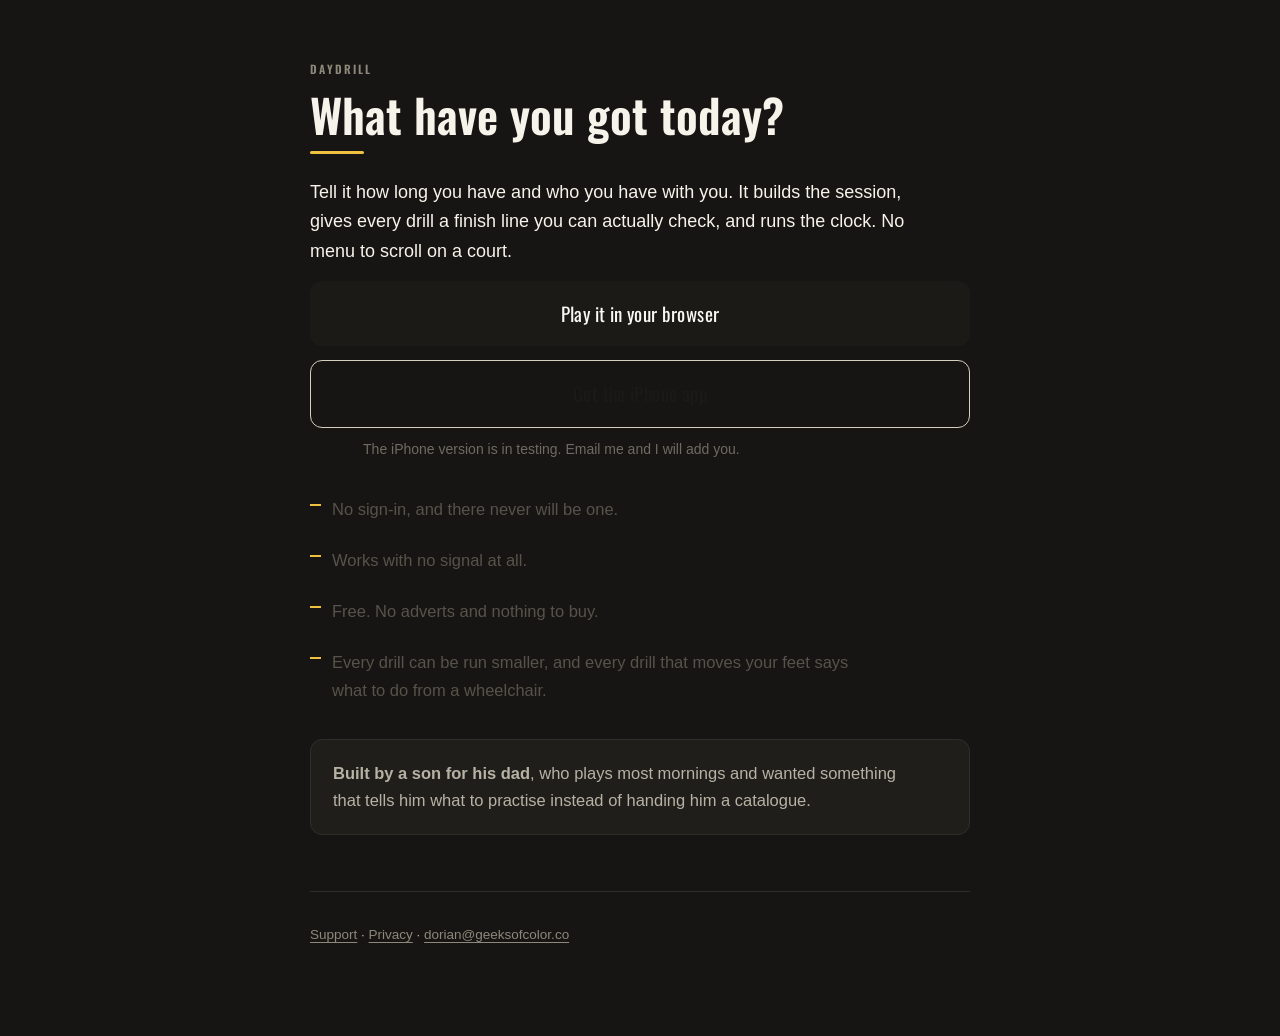
<file: start/index.html>
<!doctype html>
<html lang="en">
<head>
<meta charset="utf-8">
<meta name="viewport" content="width=device-width, initial-scale=1">
<title>DayDrill</title>
<meta name="description" content="A pickleball practice app that answers one question: what have you got today?">
<link rel="preconnect" href="https://fonts.googleapis.com">
<link rel="preconnect" href="https://fonts.gstatic.com" crossorigin>
<link rel="stylesheet" href="https://fonts.googleapis.com/css2?family=Oswald:wght@600&display=swap">
<link rel="stylesheet" href="../_style.css">
<style>
  .go{display:block;text-align:center;font-family:'Oswald',sans-serif;font-size:19px;letter-spacing:.02em;
      text-decoration:none;padding:17px 20px;border-radius:12px;margin-top:14px}
  .go.primary{background:#1b1a17;color:#faf8f4}
  .go.second{border:1px solid #d5cfc0;color:#1b1a17}
  .points{list-style:none;padding:0;margin:26px 0 0}
  .points li{padding:9px 0 9px 22px;position:relative;color:#57534a}
  .points li:before{content:"";position:absolute;left:0;top:17px;width:11px;height:2px;background:#f0c040}
  @media (prefers-color-scheme:dark){
    .go.primary{background:#f6f3ea;color:#161513}
    .go.second{border-color:#413e37;color:#f6f3ea}
    .points li{color:#b8b2a4}
  }
</style>
</head>
<body>
<div class="wrap">

<header>
  <span class="kicker">DayDrill</span>
  <h1>What have you got today?</h1>
  <div class="rule"></div>
  <p class="lead">Tell it how long you have and who you have with you. It builds the session, gives every drill a finish line you can actually check, and runs the clock. No menu to scroll on a court.</p>
</header>

<a class="go primary" href="../play/">Play it in your browser</a>
<a class="go second" href="mailto:dorian@geeksofcolor.co?subject=DayDrill%20on%20my%20iPhone">Get the iPhone app</a>
<p style="text-align:center;font-size:14px;color:#6f6b62;margin-top:10px">The iPhone version is in testing. Email me and I will add you.</p>

<ul class="points">
  <li>No sign-in, and there never will be one.</li>
  <li>Works with no signal at all.</li>
  <li>Free. No adverts and nothing to buy.</li>
  <li>Every drill can be run smaller, and every drill that moves your feet says what to do from a wheelchair.</li>
</ul>

<div class="card" style="margin-top:26px">
  <p><strong>Built by a son for his dad</strong>, who plays most mornings and wanted something that tells him what to practise instead of handing him a catalogue.</p>
</div>

<footer>
  <p><a href="../">Support</a> &middot; <a href="../privacy.html">Privacy</a> &middot; <a href="mailto:dorian@geeksofcolor.co">dorian@geeksofcolor.co</a></p>
</footer>

</div>
</body>
</html>
</file>
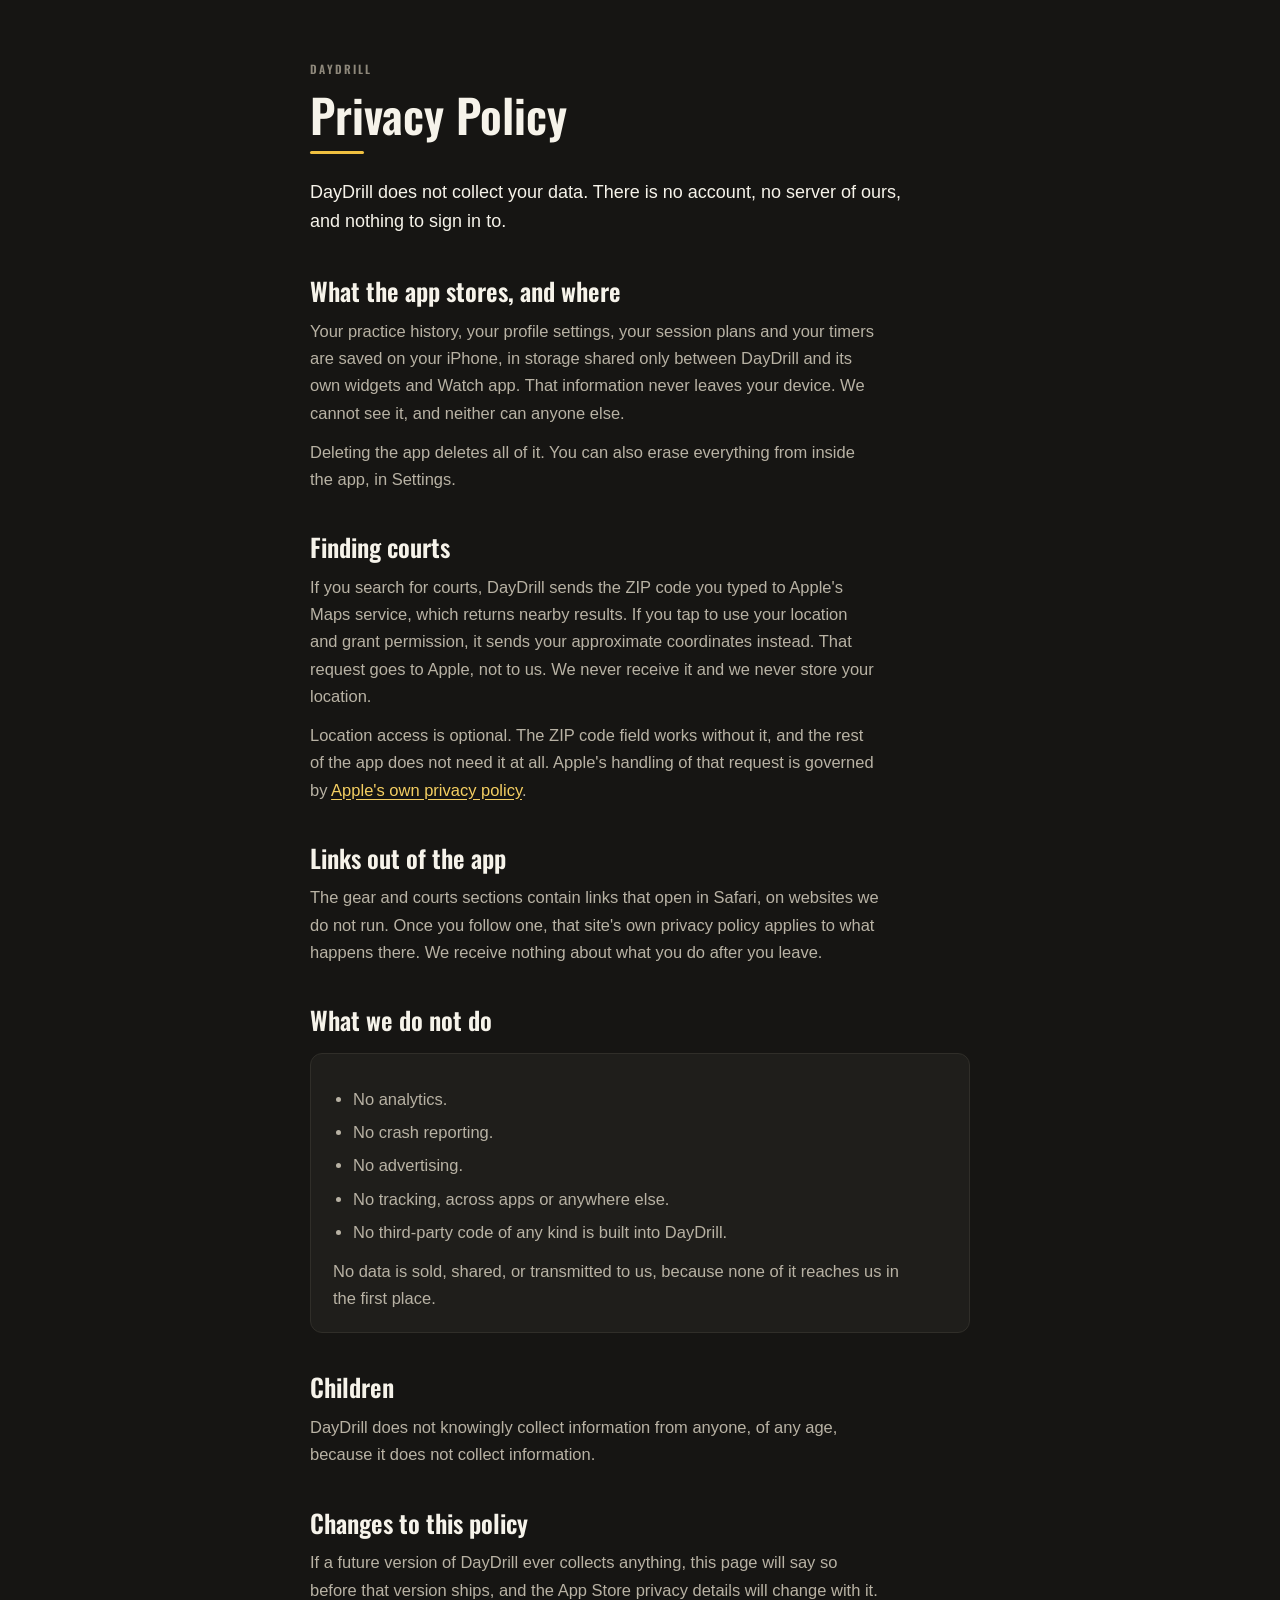
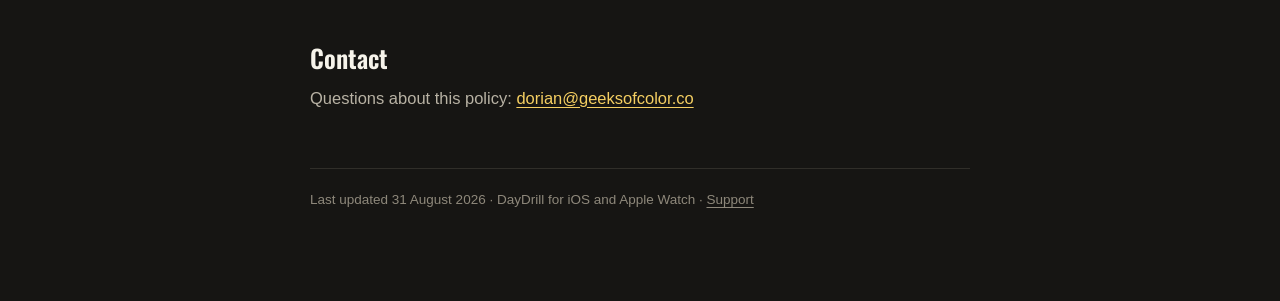
<file: privacy.html>
<!doctype html>
<html lang="en">
<head>
<meta charset="utf-8">
<meta name="viewport" content="width=device-width, initial-scale=1">
<title>DayDrill — Privacy Policy</title>
<meta name="description" content="DayDrill does not collect your data. Everything stays on your iPhone.">
<link rel="preconnect" href="https://fonts.googleapis.com">
<link rel="preconnect" href="https://fonts.gstatic.com" crossorigin>
<link rel="stylesheet" href="https://fonts.googleapis.com/css2?family=Oswald:wght@600&display=swap">
<link rel="stylesheet" href="_style.css">
</head>
<body>
<div class="wrap">

<header>
  <span class="kicker">DayDrill</span>
  <h1>Privacy Policy</h1>
  <div class="rule"></div>
  <p class="lead">DayDrill does not collect your data. There is no account, no server of ours, and nothing to sign in to.</p>
</header>

<h2>What the app stores, and where</h2>
<p>Your practice history, your profile settings, your session plans and your timers are saved on your iPhone, in storage shared only between DayDrill and its own widgets and Watch app. That information never leaves your device. We cannot see it, and neither can anyone else.</p>
<p>Deleting the app deletes all of it. You can also erase everything from inside the app, in Settings.</p>

<h2>Finding courts</h2>
<p>If you search for courts, DayDrill sends the ZIP code you typed to Apple's Maps service, which returns nearby results. If you tap to use your location and grant permission, it sends your approximate coordinates instead. That request goes to Apple, not to us. We never receive it and we never store your location.</p>
<p>Location access is optional. The ZIP code field works without it, and the rest of the app does not need it at all. Apple's handling of that request is governed by <a href="https://www.apple.com/legal/privacy/">Apple's own privacy policy</a>.</p>

<h2>Links out of the app</h2>
<p>The gear and courts sections contain links that open in Safari, on websites we do not run. Once you follow one, that site's own privacy policy applies to what happens there. We receive nothing about what you do after you leave.</p>

<h2>What we do not do</h2>
<div class="card">
<ul>
  <li>No analytics.</li>
  <li>No crash reporting.</li>
  <li>No advertising.</li>
  <li>No tracking, across apps or anywhere else.</li>
  <li>No third-party code of any kind is built into DayDrill.</li>
</ul>
<p>No data is sold, shared, or transmitted to us, because none of it reaches us in the first place.</p>
</div>

<h2>Children</h2>
<p>DayDrill does not knowingly collect information from anyone, of any age, because it does not collect information.</p>

<h2>Changes to this policy</h2>
<p>If a future version of DayDrill ever collects anything, this page will say so before that version ships, and the App Store privacy details will change with it.</p>

<h2>Contact</h2>
<p>Questions about this policy: <a href="mailto:dorian@geeksofcolor.co">dorian@geeksofcolor.co</a></p>

<footer>
  Last updated 31 August 2026 · DayDrill for iOS and Apple Watch · <a href="index.html">Support</a>
</footer>

</div>
</body>
</html>
</file>
<file: _style.css>
/* DrillDay's own tokens, dark half — the app is dark-first and these pages
   are the app's voice on the open web. Values match Sources/Models/Palette.swift. */
:root{
  --bg:#161513; --surface:#1F1E1B; --ink:#F6F3EA; --ink2:#B8B2A4; --ink3:#8E887B;
  --line:#302E29; --gold:#F0C040; --goldink:#F5CF62;
}
*{box-sizing:border-box}
body{
  margin:0; padding:0 20px 90px; background:var(--bg); color:var(--ink);
  font:16.5px/1.65 -apple-system,BlinkMacSystemFont,"Segoe UI",Inter,sans-serif;
  -webkit-font-smoothing:antialiased;
}
.wrap{max-width:660px;margin:0 auto}
header{padding:60px 0 0;display:flex;flex-direction:column;gap:12px}
.kicker{
  font-family:Oswald,"Arial Narrow",sans-serif;font-weight:600;font-size:11.5px;
  letter-spacing:.18em;text-transform:uppercase;color:var(--ink3);
}
h1{
  font-family:Oswald,"Arial Narrow",sans-serif;font-weight:600;margin:0;
  font-size:clamp(32px,7vw,46px);line-height:1.04;text-wrap:balance;
}
h2{
  font-family:Oswald,"Arial Narrow",sans-serif;font-weight:600;margin:40px 0 0;
  font-size:clamp(20px,4vw,25px);line-height:1.15;
}
/* Gold is paint, never a word. */
.rule{height:3px;width:54px;background:var(--gold);border-radius:2px}
p{margin:12px 0 0;color:var(--ink2);max-width:62ch}
p.lead{color:var(--ink);font-size:18px}
a{color:var(--goldink);text-underline-offset:3px}
a:focus-visible{outline:2px solid var(--goldink);outline-offset:3px;border-radius:3px}
ul{margin:12px 0 0;padding-left:20px;color:var(--ink2);max-width:62ch}
li{margin:6px 0}
.card{
  margin-top:18px;background:var(--surface);border:1px solid var(--line);
  border-radius:12px;padding:20px 22px;
}
.card p:first-child{margin-top:0}
footer{
  margin-top:56px;padding-top:20px;border-top:1px solid var(--line);
  color:var(--ink3);font-size:13.5px;
}
footer a{color:var(--ink3)}
@media (max-width:520px){ body{padding:0 16px 70px} .card{padding:16px} }
</file>
